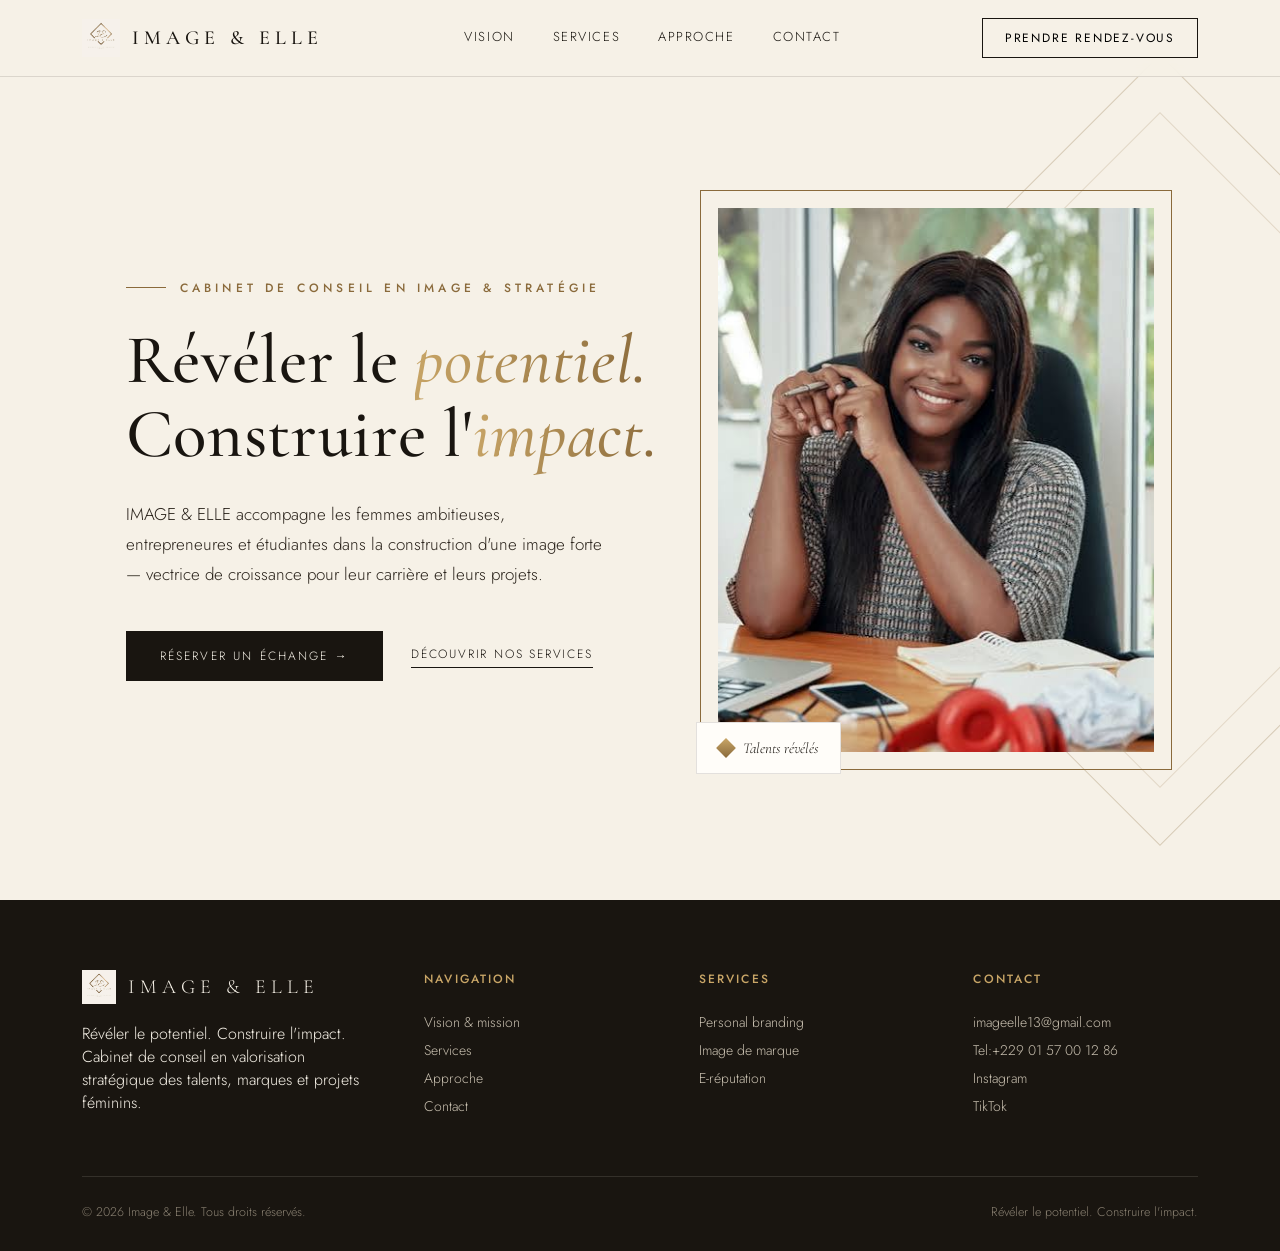
<file: index.html>
<!DOCTYPE html>
<html lang="fr">
<head>
<meta charset="UTF-8">
<meta name="viewport" content="width=device-width, initial-scale=1.0">
<title>IMAGE &amp; ELLE</title>
<link rel="preconnect" href="https://fonts.googleapis.com">
<link href="https://fonts.googleapis.com/css2?family=Cormorant+Garamond:ital,wght@0,300;0,400;0,500;0,600;1,400&family=Jost:wght@300;400;500;600&display=swap" rel="stylesheet">
<style>
  :root{
    --cream:#F6F1E7;
    --cream-2:#EFE8D9;
    --ink:#191510;
    --ink-soft:#2b241c;
    --gold-1:#C9A667;
    --gold-2:#8A6A3B;
    --gold-soft:#B99A63;
    --taupe:#8b7c66;
    --white:#FFFDF9;
    --line: rgba(25,21,16,0.12);
  }
  *{margin:0;padding:0;box-sizing:border-box;}
  html{scroll-behavior:smooth;}
  body{
    background:var(--cream);
    color:var(--ink);
    font-family:'Jost', sans-serif;
    font-weight:300;
    overflow-x:hidden;
  }
  h1,h2,h3,.serif{
    font-family:'Cormorant Garamond', serif;
    font-weight:500;
    letter-spacing:0.01em;
  }
  .eyebrow{
    font-family:'Jost',sans-serif;
    font-size:12px;
    letter-spacing:0.35em;
    text-transform:uppercase;
    color:var(--gold-2);
    font-weight:500;
  }
  a{color:inherit;text-decoration:none;}
  img{max-width:100%;display:block;}
  .wrap{max-width:1180px;margin:0 auto;padding:0 32px;}

  /* Diamond motif — the signature element echoing the IE monogram frame */
  .diamond{
    width:14px;height:14px;
    background:linear-gradient(135deg,var(--gold-1),var(--gold-2));
    transform:rotate(45deg);
    flex-shrink:0;
  }
  .diamond-outline{
    width:20px;height:20px;
    border:1.4px solid var(--gold-2);
    transform:rotate(45deg);
    flex-shrink:0;
  }

  /* NAV */
  header{
    position:fixed; top:0; left:0; right:0; z-index:100;
    background:rgba(246,241,231,0.85);
    backdrop-filter:blur(10px);
    border-bottom:1px solid var(--line);
  }
  nav{
    display:flex; align-items:center; justify-content:space-between;
    padding:18px 32px; max-width:1180px; margin:0 auto;
  }
  .brand{
    display:flex; align-items:center; gap:12px;
    font-family:'Cormorant Garamond',serif;
    font-size:20px; letter-spacing:0.25em; font-weight:500;
  }
  .brand img{height:38px;width:auto;}
  .nav-links{display:flex; gap:38px; font-size:13px; letter-spacing:0.12em; text-transform:uppercase;}
  .nav-links a{position:relative; padding-bottom:4px; transition:color .3s;}
  .nav-links a:hover{color:var(--gold-2);}
  .nav-cta{
    border:1px solid var(--ink); padding:10px 22px; font-size:12px;
    letter-spacing:0.15em; text-transform:uppercase; transition:all .35s;
  }
  .nav-cta:hover{background:var(--ink); color:var(--cream);}
  .menu-toggle{display:none; flex-direction:column; gap:5px; cursor:pointer; background:none; border:none;}
  .menu-toggle span{width:22px;height:1.5px;background:var(--ink);}

  /* HERO */
  .hero{
    min-height:100svh;
    display:flex; align-items:center; position:relative;
    padding:140px 0 80px;
    overflow:hidden;
  }
  .hero-diamond-bg{
    position:absolute; right:-160px; top:50%; transform:translateY(-50%) rotate(45deg);
    width:560px; height:560px;
    border:1.4px solid rgba(138,106,59,0.28);
    z-index:0;
  }
  .hero-diamond-bg::before{
    content:''; position:absolute; inset:40px;
    border:1.4px solid rgba(138,106,59,0.18);
  }
  .hero-inner{
    position:relative; z-index:2;
    display:grid; grid-template-columns:1.1fr 0.9fr; gap:60px; align-items:center;
  }
  .hero-eyebrow{display:flex; align-items:center; gap:14px; margin-bottom:26px;}
  .hero-eyebrow .rule{width:40px; height:1px; background:var(--gold-2);}
  .hero h1{
    font-size:clamp(40px, 5.4vw, 74px);
    line-height:1.08;
    font-weight:500;
    max-width:640px;
  }
  .hero h1 em{
    font-style:italic;
    background:linear-gradient(100deg,var(--gold-1),var(--gold-2));
    -webkit-background-clip:text; background-clip:text; color:transparent;
  }
  .hero p{
    margin-top:28px; font-size:17px; line-height:1.75; color:var(--ink-soft);
    max-width:480px; font-weight:300;
  }
  .hero-actions{display:flex; align-items:center; gap:28px; margin-top:42px;}
  .btn-primary{
    background:var(--ink); color:var(--cream);
    padding:16px 34px; font-size:12px; letter-spacing:0.18em; text-transform:uppercase;
    display:inline-flex; align-items:center; gap:10px;
    transition:all .4s ease;
  }
  .btn-primary:hover{background:var(--gold-2); color:var(--white); letter-spacing:0.24em;}
  .btn-ghost{
    font-size:12px; letter-spacing:0.15em; text-transform:uppercase;
    border-bottom:1px solid var(--ink); padding-bottom:4px; transition:.3s;
  }
  .btn-ghost:hover{border-color:var(--gold-2); color:var(--gold-2);}
  .hero-frame{
    position:relative;
  }
  .hero-frame .diamond-frame{
    position:absolute; inset:-18px;
    border:1.4px solid var(--gold-2);
    z-index:0;
  }
  .hero-frame img{
    position:relative; z-index:1;
    filter:grayscale(15%) contrast(1.02);
    aspect-ratio:4/5; object-fit:cover;
  }
  .hero-frame-tag{
    position:absolute; bottom:-22px; left:-22px; z-index:2;
    background:var(--white); padding:16px 22px;
    border:1px solid var(--line);
    font-family:'Cormorant Garamond',serif; font-size:15px; font-style:italic;
    display:flex; align-items:center; gap:10px;
  }

  section{padding:120px 0; position:relative;}
  .divider-row{display:flex; align-items:center; gap:16px; margin-bottom:22px;}
  .divider-line{flex:1; height:1px; background:var(--line);}

  /* ABOUT */
  .about{background:var(--cream-2);}
  .about-inner{display:grid; grid-template-columns:0.85fr 1.15fr; gap:80px; align-items:flex-start;}
  .about-img{position:relative;}
  .about-img img{aspect-ratio:3/4; object-fit:cover; filter:grayscale(10%);}
  .about-img::after{
    content:''; position:absolute; top:-24px; right:-24px;
    width:120px;height:120px; border:1.4px solid var(--gold-2);
    transform:rotate(45deg); z-index:-1;
  }
  .about-text h2{font-size:clamp(30px,3.4vw,42px); line-height:1.2; margin-bottom:28px;}
  .about-text p{font-size:16px; line-height:1.85; color:var(--ink-soft); margin-bottom:20px; max-width:560px;}
  .vm-grid{display:grid; grid-template-columns:1fr 1fr; gap:28px; margin-top:44px;}
  .vm-card{
    background:var(--white); padding:32px 30px; border:1px solid var(--line);
  }
  .vm-card .diamond{margin-bottom:16px;}
  .vm-card h3{font-size:22px; margin-bottom:12px; font-style:italic;}
  .vm-card p{font-size:14.5px; line-height:1.7; color:var(--ink-soft); font-weight:300;}

  /* SERVICES */
  .services-head{text-align:center; max-width:640px; margin:0 auto 70px;}
  .services-head h2{font-size:clamp(32px,3.6vw,46px); margin-top:18px;}
  .services-head p{margin-top:20px; color:var(--ink-soft); font-size:16px; line-height:1.8;}
  .services-grid{
    display:grid; grid-template-columns:repeat(4,1fr); gap:1px;
    background:var(--line); border:1px solid var(--line);
  }
  .service-card{
    background:var(--cream); padding:40px 30px; min-height:230px;
    display:flex; flex-direction:column; justify-content:space-between;
    transition:background .4s ease;
  }
  .service-card:hover{background:var(--white);}
  .service-card .diamond-outline{margin-bottom:20px;}
  .service-card h3{
    font-family:'Jost',sans-serif; font-weight:500; font-size:15.5px;
    letter-spacing:0.02em; line-height:1.4; text-transform:uppercase; margin-bottom:10px;
  }
  .service-card p{font-size:13.5px; color:var(--taupe); line-height:1.6;}

  /* APPROACH / dark */
  .approach{
    background:var(--ink); color:var(--cream);
  }
  .approach .wrap{
    display:grid; grid-template-columns:1fr 1fr; gap:80px; align-items:center;
  }
  .approach-img{position:relative;}
  .approach-img img{aspect-ratio:4/5; object-fit:cover; filter:grayscale(30%) brightness(0.95);}
  .approach-img .diamond-frame{
    position:absolute; inset:-18px; border:1.4px solid var(--gold-1); z-index:-1;
  }
  .approach-text .eyebrow{color:var(--gold-1);}
  .approach-text h2{
    font-size:clamp(30px,3.4vw,44px); line-height:1.2; margin:18px 0 30px; color:var(--cream);
  }
  .approach-text h2 em{
    font-style:italic; color:var(--gold-1);
  }
  .approach-list{margin-top:36px; display:flex; flex-direction:column; gap:22px;}
  .approach-item{display:flex; gap:18px; align-items:flex-start;}
  .approach-item .diamond{margin-top:6px;}
  .approach-item h4{font-family:'Jost'; font-weight:500; font-size:15px; letter-spacing:0.03em; margin-bottom:6px; text-transform:uppercase;}
  .approach-item p{font-size:14px; color:#c9c0b0; line-height:1.7; font-weight:300;}

  /* AUDIENCE */
  .audience{text-align:center;}
  .audience-head{max-width:600px; margin:0 auto 56px;}
  .audience-head h2{font-size:clamp(30px,3.4vw,44px); margin-top:18px;}
  .audience-tags{
    display:flex; flex-wrap:wrap; justify-content:center; gap:16px; max-width:820px; margin:0 auto;
  }
  .audience-tag{
    border:1px solid var(--line); padding:16px 30px;
    font-family:'Cormorant Garamond',serif; font-size:19px; font-style:italic;
    display:flex; align-items:center; gap:12px; background:var(--white);
  }

  /* CTA */
  .cta{
    background:linear-gradient(135deg, var(--gold-1), var(--gold-2));
    color:var(--white); text-align:center; padding:110px 0;
  }
  .cta .diamond-outline{border-color:rgba(255,255,255,0.6); margin:0 auto 30px;}
  .cta h2{font-size:clamp(32px,4.2vw,54px); color:var(--white); line-height:1.15; max-width:760px; margin:0 auto;}
  .cta p{margin-top:22px; font-size:16px; opacity:0.92; max-width:520px; margin-left:auto; margin-right:auto;}
  .cta-actions{margin-top:42px; display:flex; justify-content:center; gap:24px; flex-wrap:wrap;}
  .cta .btn-primary{background:var(--ink); color:var(--cream);}
  .cta .btn-primary:hover{background:var(--white); color:var(--ink);}
  .cta .btn-ghost{border-color:rgba(255,255,255,0.7); color:var(--white);}

  /* FOOTER */
  footer{background:var(--ink); color:var(--cream); padding:70px 0 30px;}
  .footer-top{
    display:grid; grid-template-columns:1.3fr 1fr 1fr 1fr; gap:50px;
    padding-bottom:56px; border-bottom:1px solid rgba(246,241,231,0.12);
  }
  .footer-brand{display:flex; align-items:center; gap:12px; font-family:'Cormorant Garamond',serif; font-size:20px; letter-spacing:0.25em; margin-bottom:18px;}
  .footer-brand img{height:34px;}
  .footer-col h4{font-size:12px; letter-spacing:0.18em; text-transform:uppercase; color:var(--gold-1); margin-bottom:20px; font-weight:500;}
  .footer-col p, .footer-col a{font-size:14px; color:#c9c0b0; line-height:2; font-weight:300; display:block;}
  .footer-col a:hover{color:var(--gold-1);}
  .footer-bottom{
    display:flex; justify-content:space-between; align-items:center; padding-top:26px;
    font-size:12.5px; color:#8a8172; flex-wrap:wrap; gap:12px;
  }

  /* RESPONSIVE */
  @media (max-width: 900px){
    .nav-links{
      display:flex;
      gap:18px;
      overflow-x:auto;
      font-size:11px;
    }
    .menu-toggle{display:none;}
    .hero-inner{grid-template-columns:1fr;}
    .hero-frame{order:-1; max-width:340px; margin:0 auto 20px;}
    .about-inner{grid-template-columns:1fr; gap:50px;}
    .vm-grid{grid-template-columns:1fr;}
    .services-grid{grid-template-columns:repeat(2,1fr);}
    .approach .wrap{grid-template-columns:1fr; gap:50px;}
    .approach-img{max-width:320px; margin:0 auto;}
    .footer-top{grid-template-columns:1fr 1fr; gap:36px;}
  }
  @media (max-width: 560px){
    .services-grid{grid-template-columns:1fr;}
    .hero-diamond-bg{display:none;}
    .footer-top{grid-template-columns:1fr;}
    .hero{padding-top:120px;}
    section{padding:80px 0;}
    .nav-links{ font-size:10.5px; gap:14px; }
    nav{ padding:14px 20px; }
  }

  @media (prefers-reduced-motion: reduce){
    html{scroll-behavior:auto;}
    *{transition:none !important;}
  }

  :focus-visible{outline:2px solid var(--gold-2); outline-offset:3px;}

.active-link{ color:var(--gold-2); border-bottom:1px solid var(--gold-2); padding-bottom:4px; }
.page-header{ padding:170px 0 60px; text-align:center; }
.page-header .eyebrow{ display:block; margin-bottom:16px; }
.page-header h1{ font-size:clamp(34px,4.4vw,54px); }
</style>
<link rel="icon" type="image/png" href="[data-uri]">
<link rel="stylesheet" href="booking.css">
</head>
<body>

<header>
  <nav>
    <a href="index.html" class="brand"><img src="[data-uri]" alt="Image & Elle"> IMAGE&nbsp;&amp;&nbsp;ELLE</a>
    <div class="nav-links">
      <a href="vision.html">Vision</a>
      <a href="services.html">Services</a>
      <a href="approche.html">Approche</a>
      <a href="contact.html">Contact</a>
    </div>
    <button type="button" class="nav-cta" onclick="openBookingModal()">Prendre rendez-vous</button>
  </nav>
</header>

<section class="hero">
  <div class="hero-diamond-bg"></div>
  <div class="wrap hero-inner">
    <div>
      <div class="hero-eyebrow"><span class="rule"></span><span class="eyebrow">Cabinet de conseil en image &amp; stratégie</span></div>
      <h1>Révéler le <em>potentiel.</em><br>Construire l'<em>impact.</em></h1>
      <p>IMAGE &amp; ELLE accompagne les femmes ambitieuses, entrepreneures et étudiantes dans la construction d'une image forte — vectrice de croissance pour leur carrière et leurs projets.</p>
      <div class="hero-actions">
        <a href="contact.html" class="btn-primary">Réserver un échange →</a>
        <a href="services.html" class="btn-ghost">Découvrir nos services</a>
      </div>
    </div>
    <div class="hero-frame">
      <div class="diamond-frame"></div>
      <img src="[data-uri]" alt="Entrepreneure accompagnée par Image & Elle">
      <div class="hero-frame-tag"><span class="diamond"></span> Talents révélés</div>
    </div>
  </div>
</section>

<footer>
  <div class="wrap">
    <div class="footer-top">
      <div>
        <div class="footer-brand"><img src="[data-uri]" alt="Image & Elle"> IMAGE&nbsp;&amp;&nbsp;ELLE</div>
        <p style="max-width:280px;">Révéler le potentiel. Construire l'impact.<br>Cabinet de conseil en valorisation stratégique des talents, marques et projets féminins.</p>
      </div>
      <div class="footer-col">
        <h4>Navigation</h4>
        <a href="vision.html">Vision &amp; mission</a>
        <a href="services.html">Services</a>
        <a href="approche.html">Approche</a>
        <a href="contact.html">Contact</a>
      </div>
      <div class="footer-col">
        <h4>Services</h4>
        <a href="services.html">Personal branding</a>
        <a href="services.html">Image de marque</a>
        <a href="services.html">E-réputation</a>
      </div>
      <div class="footer-col">
        <h4>Contact</h4>
        <!-- ATTENTION : recolle ici tes vrais liens (mail, tel, Instagram, TikTok) que tu avais déjà mis en place -->
        <a href="mailto:imageelle13@gmail.com">imageelle13@gmail.com</a>
        <a href="Tel:+229 01 57 00 12 86">Tel:+229 01 57 00 12 86</a>
        <a href="https://www.instagram.com/imageelle.agency" target="_blank" rel="noopener">Instagram</a>
        <a href="https://www.tiktok.com/@image_elle" target="_blank" rel="noopener">TikTok</a>
      </div>
    </div>
    <div class="footer-bottom">
      <span>© 2026 Image &amp; Elle. Tous droits réservés.</span>
      <span>Révéler le potentiel. Construire l'impact.</span>
    </div>
  </div>
</footer>

<script>
  // mobile nav toggle (placeholder for future multi-page expansion)
  const toggle = document.querySelector('.menu-toggle');
  if(toggle){
    toggle.addEventListener('click', ()=>{
      document.querySelector('.nav-links').classList.toggle('open');
    });
  }
</script>


<div class="booking-overlay" id="booking-modal-overlay" aria-hidden="true">
  <div class="booking-modal" role="dialog" aria-modal="true" aria-labelledby="booking-modal-title">
    <button type="button" class="booking-close" onclick="closeBookingModal()" aria-label="Fermer">&times;</button>
    <div class="booking-modal-head">
      <span class="diamond-outline" style="margin:0 auto 14px;"></span>
      <h3 id="booking-modal-title">Prendre rendez-vous</h3>
      <p>Remplissez ce formulaire, nous revenons vers vous rapidement.</p>
    </div>
    <form id="booking-form">
      <input type="hidden" name="access_key" value="989038ed-c244-47f4-abe5-995b53d123b6">
      <input type="hidden" name="subject" value="Nouvelle demande de rendez-vous - Image & Elle">
      <input type="hidden" name="from_name" value="Site Image & Elle">
      <div class="booking-row">
        <div class="booking-field">
          <label>Nom</label>
          <input type="text" name="nom" required>
        </div>
        <div class="booking-field">
          <label>Prénom</label>
          <input type="text" name="prenom" required>
        </div>
      </div>
      <div class="booking-field">
        <label>Votre e-mail</label>
        <input type="email" name="email" required>
      </div>
      <div class="booking-field">
        <label>Numéro de téléphone</label>
        <input type="tel" name="telephone" required>
      </div>
      <div class="booking-field">
        <label>Raison du rendez-vous</label>
        <textarea name="raison" rows="4" required></textarea>
      </div>
      <button type="submit" class="btn-primary booking-submit">Envoyer →</button>
      <p class="booking-status" id="booking-status"></p>
    </form>
  </div>
</div>

<script src="booking.js" defer></script>
</body>
</html>
</file>
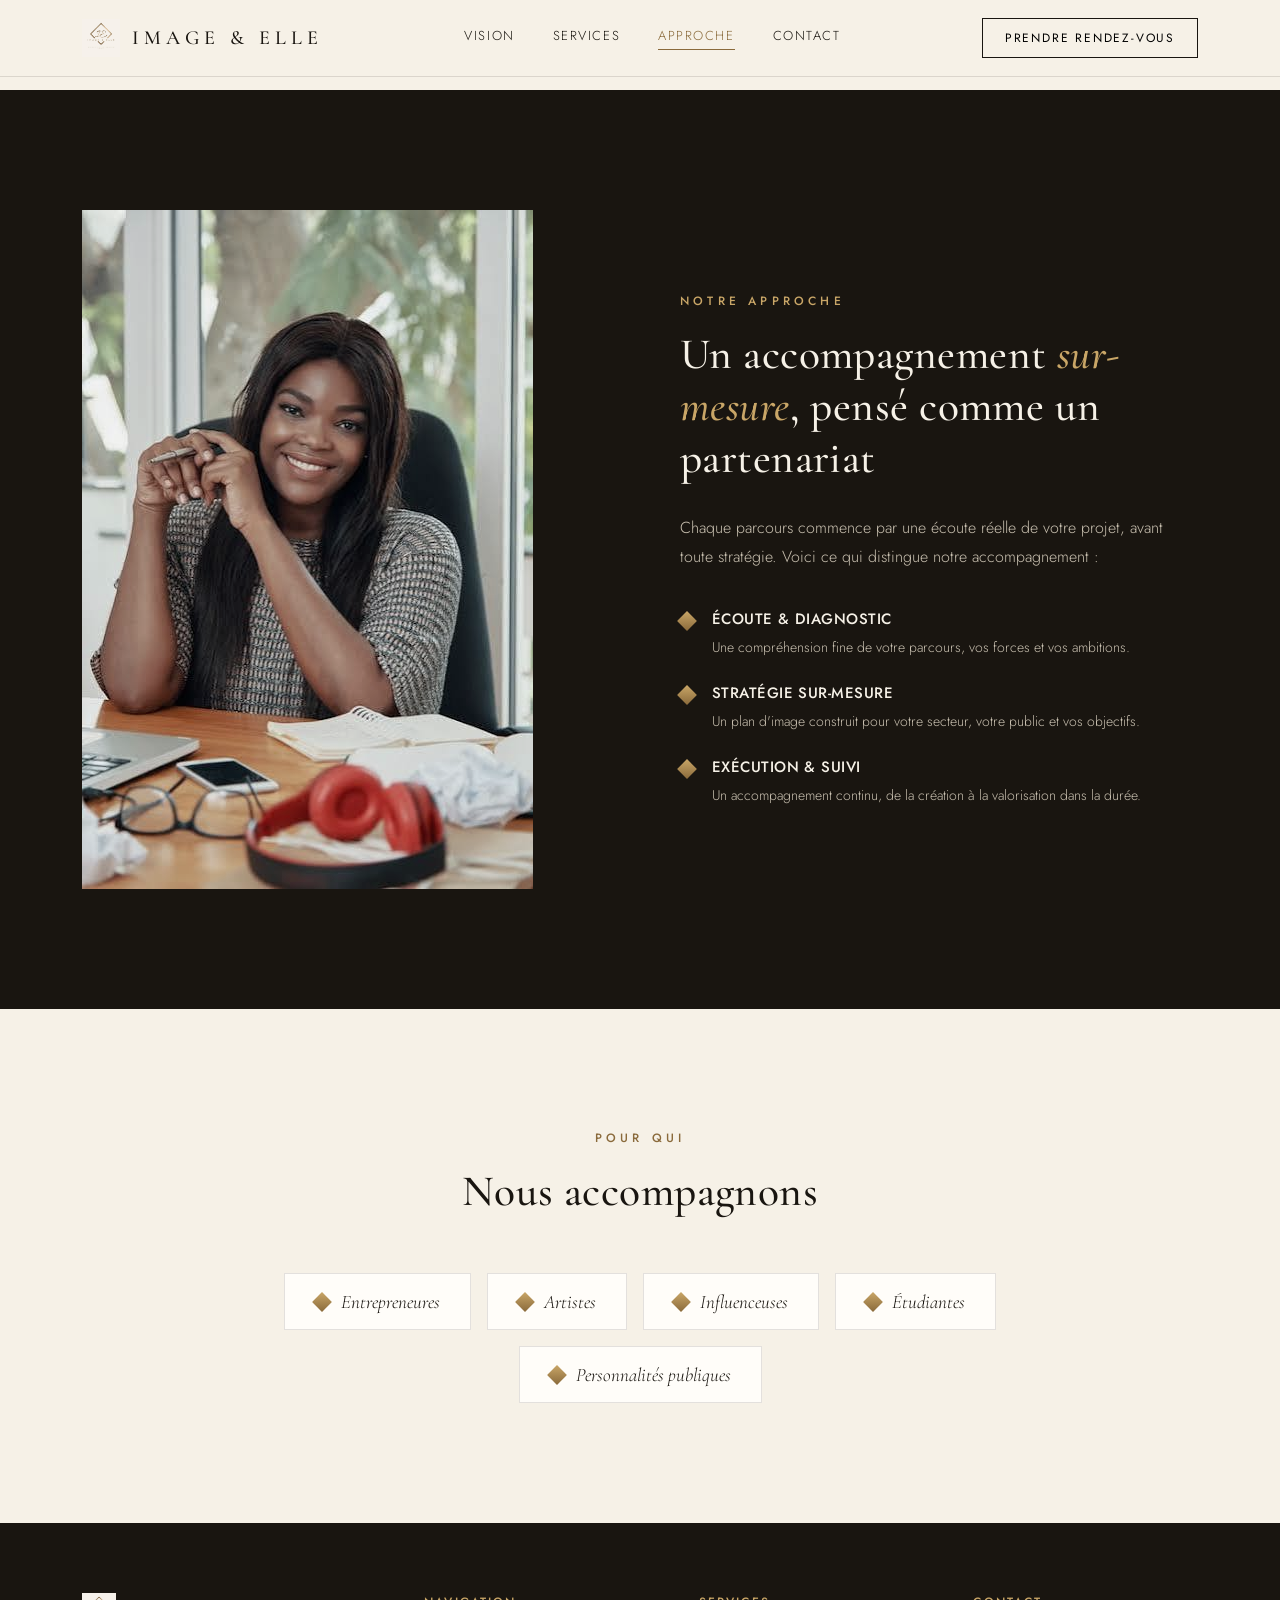
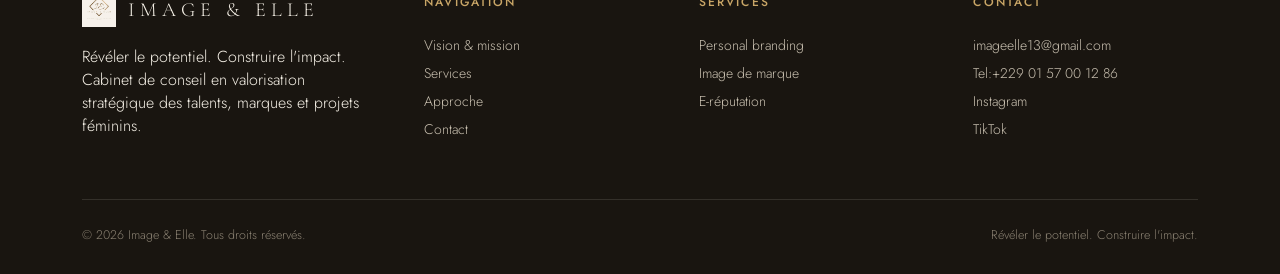
<file: approche.html>
<!DOCTYPE html>
<html lang="fr">
<head>
<meta charset="UTF-8">
<meta name="viewport" content="width=device-width, initial-scale=1.0">
<title>IMAGE &amp; ELLE</title>
<link rel="preconnect" href="https://fonts.googleapis.com">
<link href="https://fonts.googleapis.com/css2?family=Cormorant+Garamond:ital,wght@0,300;0,400;0,500;0,600;1,400&family=Jost:wght@300;400;500;600&display=swap" rel="stylesheet">
<style>
  :root{
    --cream:#F6F1E7;
    --cream-2:#EFE8D9;
    --ink:#191510;
    --ink-soft:#2b241c;
    --gold-1:#C9A667;
    --gold-2:#8A6A3B;
    --gold-soft:#B99A63;
    --taupe:#8b7c66;
    --white:#FFFDF9;
    --line: rgba(25,21,16,0.12);
  }
  *{margin:0;padding:0;box-sizing:border-box;}
  html{scroll-behavior:smooth;}
  body{
    background:var(--cream);
    color:var(--ink);
    font-family:'Jost', sans-serif;
    font-weight:300;
    overflow-x:hidden;
  }
  h1,h2,h3,.serif{
    font-family:'Cormorant Garamond', serif;
    font-weight:500;
    letter-spacing:0.01em;
  }
  .eyebrow{
    font-family:'Jost',sans-serif;
    font-size:12px;
    letter-spacing:0.35em;
    text-transform:uppercase;
    color:var(--gold-2);
    font-weight:500;
  }
  a{color:inherit;text-decoration:none;}
  img{max-width:100%;display:block;}
  .wrap{max-width:1180px;margin:0 auto;padding:0 32px;}

  /* Diamond motif — the signature element echoing the IE monogram frame */
  .diamond{
    width:14px;height:14px;
    background:linear-gradient(135deg,var(--gold-1),var(--gold-2));
    transform:rotate(45deg);
    flex-shrink:0;
  }
  .diamond-outline{
    width:20px;height:20px;
    border:1.4px solid var(--gold-2);
    transform:rotate(45deg);
    flex-shrink:0;
  }

  /* NAV */
  header{
    position:fixed; top:0; left:0; right:0; z-index:100;
    background:rgba(246,241,231,0.85);
    backdrop-filter:blur(10px);
    border-bottom:1px solid var(--line);
  }
  nav{
    display:flex; align-items:center; justify-content:space-between;
    padding:18px 32px; max-width:1180px; margin:0 auto;
  }
  .brand{
    display:flex; align-items:center; gap:12px;
    font-family:'Cormorant Garamond',serif;
    font-size:20px; letter-spacing:0.25em; font-weight:500;
  }
  .brand img{height:38px;width:auto;}
  .nav-links{display:flex; gap:38px; font-size:13px; letter-spacing:0.12em; text-transform:uppercase;}
  .nav-links a{position:relative; padding-bottom:4px; transition:color .3s;}
  .nav-links a:hover{color:var(--gold-2);}
  .nav-cta{
    border:1px solid var(--ink); padding:10px 22px; font-size:12px;
    letter-spacing:0.15em; text-transform:uppercase; transition:all .35s;
  }
  .nav-cta:hover{background:var(--ink); color:var(--cream);}
  .menu-toggle{display:none; flex-direction:column; gap:5px; cursor:pointer; background:none; border:none;}
  .menu-toggle span{width:22px;height:1.5px;background:var(--ink);}

  /* HERO */
  .hero{
    min-height:100svh;
    display:flex; align-items:center; position:relative;
    padding:140px 0 80px;
    overflow:hidden;
  }
  .hero-diamond-bg{
    position:absolute; right:-160px; top:50%; transform:translateY(-50%) rotate(45deg);
    width:560px; height:560px;
    border:1.4px solid rgba(138,106,59,0.28);
    z-index:0;
  }
  .hero-diamond-bg::before{
    content:''; position:absolute; inset:40px;
    border:1.4px solid rgba(138,106,59,0.18);
  }
  .hero-inner{
    position:relative; z-index:2;
    display:grid; grid-template-columns:1.1fr 0.9fr; gap:60px; align-items:center;
  }
  .hero-eyebrow{display:flex; align-items:center; gap:14px; margin-bottom:26px;}
  .hero-eyebrow .rule{width:40px; height:1px; background:var(--gold-2);}
  .hero h1{
    font-size:clamp(40px, 5.4vw, 74px);
    line-height:1.08;
    font-weight:500;
    max-width:640px;
  }
  .hero h1 em{
    font-style:italic;
    background:linear-gradient(100deg,var(--gold-1),var(--gold-2));
    -webkit-background-clip:text; background-clip:text; color:transparent;
  }
  .hero p{
    margin-top:28px; font-size:17px; line-height:1.75; color:var(--ink-soft);
    max-width:480px; font-weight:300;
  }
  .hero-actions{display:flex; align-items:center; gap:28px; margin-top:42px;}
  .btn-primary{
    background:var(--ink); color:var(--cream);
    padding:16px 34px; font-size:12px; letter-spacing:0.18em; text-transform:uppercase;
    display:inline-flex; align-items:center; gap:10px;
    transition:all .4s ease;
  }
  .btn-primary:hover{background:var(--gold-2); color:var(--white); letter-spacing:0.24em;}
  .btn-ghost{
    font-size:12px; letter-spacing:0.15em; text-transform:uppercase;
    border-bottom:1px solid var(--ink); padding-bottom:4px; transition:.3s;
  }
  .btn-ghost:hover{border-color:var(--gold-2); color:var(--gold-2);}
  .hero-frame{
    position:relative;
  }
  .hero-frame .diamond-frame{
    position:absolute; inset:-18px;
    border:1.4px solid var(--gold-2);
    z-index:0;
  }
  .hero-frame img{
    position:relative; z-index:1;
    filter:grayscale(15%) contrast(1.02);
    aspect-ratio:4/5; object-fit:cover;
  }
  .hero-frame-tag{
    position:absolute; bottom:-22px; left:-22px; z-index:2;
    background:var(--white); padding:16px 22px;
    border:1px solid var(--line);
    font-family:'Cormorant Garamond',serif; font-size:15px; font-style:italic;
    display:flex; align-items:center; gap:10px;
  }

  section{padding:120px 0; position:relative;}
  .divider-row{display:flex; align-items:center; gap:16px; margin-bottom:22px;}
  .divider-line{flex:1; height:1px; background:var(--line);}

  /* ABOUT */
  .about{background:var(--cream-2);}
  .about-inner{display:grid; grid-template-columns:0.85fr 1.15fr; gap:80px; align-items:flex-start;}
  .about-img{position:relative;}
  .about-img img{aspect-ratio:3/4; object-fit:cover; filter:grayscale(10%);}
  .about-img::after{
    content:''; position:absolute; top:-24px; right:-24px;
    width:120px;height:120px; border:1.4px solid var(--gold-2);
    transform:rotate(45deg); z-index:-1;
  }
  .about-text h2{font-size:clamp(30px,3.4vw,42px); line-height:1.2; margin-bottom:28px;}
  .about-text p{font-size:16px; line-height:1.85; color:var(--ink-soft); margin-bottom:20px; max-width:560px;}
  .vm-grid{display:grid; grid-template-columns:1fr 1fr; gap:28px; margin-top:44px;}
  .vm-card{
    background:var(--white); padding:32px 30px; border:1px solid var(--line);
  }
  .vm-card .diamond{margin-bottom:16px;}
  .vm-card h3{font-size:22px; margin-bottom:12px; font-style:italic;}
  .vm-card p{font-size:14.5px; line-height:1.7; color:var(--ink-soft); font-weight:300;}

  /* SERVICES */
  .services-head{text-align:center; max-width:640px; margin:0 auto 70px;}
  .services-head h2{font-size:clamp(32px,3.6vw,46px); margin-top:18px;}
  .services-head p{margin-top:20px; color:var(--ink-soft); font-size:16px; line-height:1.8;}
  .services-grid{
    display:grid; grid-template-columns:repeat(4,1fr); gap:1px;
    background:var(--line); border:1px solid var(--line);
  }
  .service-card{
    background:var(--cream); padding:40px 30px; min-height:230px;
    display:flex; flex-direction:column; justify-content:space-between;
    transition:background .4s ease;
  }
  .service-card:hover{background:var(--white);}
  .service-card .diamond-outline{margin-bottom:20px;}
  .service-card h3{
    font-family:'Jost',sans-serif; font-weight:500; font-size:15.5px;
    letter-spacing:0.02em; line-height:1.4; text-transform:uppercase; margin-bottom:10px;
  }
  .service-card p{font-size:13.5px; color:var(--taupe); line-height:1.6;}

  /* APPROACH / dark */
  .approach{
    background:var(--ink); color:var(--cream);
  }
  .approach .wrap{
    display:grid; grid-template-columns:1fr 1fr; gap:80px; align-items:center;
  }
  .approach-img{position:relative;}
  .approach-img img{aspect-ratio:4/5; object-fit:cover; filter:grayscale(30%) brightness(0.95);}
  .approach-img .diamond-frame{
    position:absolute; inset:-18px; border:1.4px solid var(--gold-1); z-index:-1;
  }
  .approach-text .eyebrow{color:var(--gold-1);}
  .approach-text h2{
    font-size:clamp(30px,3.4vw,44px); line-height:1.2; margin:18px 0 30px; color:var(--cream);
  }
  .approach-text h2 em{
    font-style:italic; color:var(--gold-1);
  }
  .approach-list{margin-top:36px; display:flex; flex-direction:column; gap:22px;}
  .approach-item{display:flex; gap:18px; align-items:flex-start;}
  .approach-item .diamond{margin-top:6px;}
  .approach-item h4{font-family:'Jost'; font-weight:500; font-size:15px; letter-spacing:0.03em; margin-bottom:6px; text-transform:uppercase;}
  .approach-item p{font-size:14px; color:#c9c0b0; line-height:1.7; font-weight:300;}

  /* AUDIENCE */
  .audience{text-align:center;}
  .audience-head{max-width:600px; margin:0 auto 56px;}
  .audience-head h2{font-size:clamp(30px,3.4vw,44px); margin-top:18px;}
  .audience-tags{
    display:flex; flex-wrap:wrap; justify-content:center; gap:16px; max-width:820px; margin:0 auto;
  }
  .audience-tag{
    border:1px solid var(--line); padding:16px 30px;
    font-family:'Cormorant Garamond',serif; font-size:19px; font-style:italic;
    display:flex; align-items:center; gap:12px; background:var(--white);
  }

  /* CTA */
  .cta{
    background:linear-gradient(135deg, var(--gold-1), var(--gold-2));
    color:var(--white); text-align:center; padding:110px 0;
  }
  .cta .diamond-outline{border-color:rgba(255,255,255,0.6); margin:0 auto 30px;}
  .cta h2{font-size:clamp(32px,4.2vw,54px); color:var(--white); line-height:1.15; max-width:760px; margin:0 auto;}
  .cta p{margin-top:22px; font-size:16px; opacity:0.92; max-width:520px; margin-left:auto; margin-right:auto;}
  .cta-actions{margin-top:42px; display:flex; justify-content:center; gap:24px; flex-wrap:wrap;}
  .cta .btn-primary{background:var(--ink); color:var(--cream);}
  .cta .btn-primary:hover{background:var(--white); color:var(--ink);}
  .cta .btn-ghost{border-color:rgba(255,255,255,0.7); color:var(--white);}

  /* FOOTER */
  footer{background:var(--ink); color:var(--cream); padding:70px 0 30px;}
  .footer-top{
    display:grid; grid-template-columns:1.3fr 1fr 1fr 1fr; gap:50px;
    padding-bottom:56px; border-bottom:1px solid rgba(246,241,231,0.12);
  }
  .footer-brand{display:flex; align-items:center; gap:12px; font-family:'Cormorant Garamond',serif; font-size:20px; letter-spacing:0.25em; margin-bottom:18px;}
  .footer-brand img{height:34px;}
  .footer-col h4{font-size:12px; letter-spacing:0.18em; text-transform:uppercase; color:var(--gold-1); margin-bottom:20px; font-weight:500;}
  .footer-col p, .footer-col a{font-size:14px; color:#c9c0b0; line-height:2; font-weight:300; display:block;}
  .footer-col a:hover{color:var(--gold-1);}
  .footer-bottom{
    display:flex; justify-content:space-between; align-items:center; padding-top:26px;
    font-size:12.5px; color:#8a8172; flex-wrap:wrap; gap:12px;
  }

  /* RESPONSIVE */
  @media (max-width: 900px){
    .nav-links{
      display:flex;
      gap:18px;
      overflow-x:auto;
      font-size:11px;
    }
    .menu-toggle{display:none;}
    .hero-inner{grid-template-columns:1fr;}
    .hero-frame{order:-1; max-width:340px; margin:0 auto 20px;}
    .about-inner{grid-template-columns:1fr; gap:50px;}
    .vm-grid{grid-template-columns:1fr;}
    .services-grid{grid-template-columns:repeat(2,1fr);}
    .approach .wrap{grid-template-columns:1fr; gap:50px;}
    .approach-img{max-width:320px; margin:0 auto;}
    .footer-top{grid-template-columns:1fr 1fr; gap:36px;}
  }
  @media (max-width: 560px){
    .services-grid{grid-template-columns:1fr;}
    .hero-diamond-bg{display:none;}
    .footer-top{grid-template-columns:1fr;}
    .hero{padding-top:120px;}
    section{padding:80px 0;}
    .nav-links{ font-size:10.5px; gap:14px; }
    nav{ padding:14px 20px; }
  }

  @media (prefers-reduced-motion: reduce){
    html{scroll-behavior:auto;}
    *{transition:none !important;}
  }

  :focus-visible{outline:2px solid var(--gold-2); outline-offset:3px;}

.active-link{ color:var(--gold-2); border-bottom:1px solid var(--gold-2); padding-bottom:4px; }
.page-header{ padding:170px 0 60px; text-align:center; }
.page-header .eyebrow{ display:block; margin-bottom:16px; }
.page-header h1{ font-size:clamp(34px,4.4vw,54px); }
</style>
<link rel="icon" type="image/png" href="[data-uri]">
<link rel="stylesheet" href="booking.css">
</head>
<body>

<header>
  <nav>
    <a href="index.html" class="brand"><img src="[data-uri]" alt="Image & Elle"> IMAGE&nbsp;&amp;&nbsp;ELLE</a>
    <div class="nav-links">
      <a href="vision.html">Vision</a>
      <a href="services.html">Services</a>
      <a href="approche.html" class="active-link">Approche</a>
      <a href="contact.html">Contact</a>
    </div>
    <button type="button" class="nav-cta" onclick="openBookingModal()">Prendre rendez-vous</button>
  </nav>
</header>

<div style="height:90px;"></div>
<section class="approach" id="approche">
  <div class="wrap">
    <div class="approach-img">
      <div class="diamond-frame"></div>
      <img src="[data-uri]" alt="Accompagnement stratégique Image & Elle">
    </div>
    <div class="approach-text">
      <div class="eyebrow">Notre approche</div>
      <h2>Un accompagnement <em>sur-mesure</em>, pensé comme un partenariat</h2>
      <p style="color:#c9c0b0; font-size:16px; line-height:1.8; font-weight:300;">Chaque parcours commence par une écoute réelle de votre projet, avant toute stratégie. Voici ce qui distingue notre accompagnement :</p>
      <div class="approach-list">
        <div class="approach-item"><span class="diamond"></span><div><h4>Écoute &amp; diagnostic</h4><p>Une compréhension fine de votre parcours, vos forces et vos ambitions.</p></div></div>
        <div class="approach-item"><span class="diamond"></span><div><h4>Stratégie sur-mesure</h4><p>Un plan d'image construit pour votre secteur, votre public et vos objectifs.</p></div></div>
        <div class="approach-item"><span class="diamond"></span><div><h4>Exécution &amp; suivi</h4><p>Un accompagnement continu, de la création à la valorisation dans la durée.</p></div></div>
      </div>
    </div>
  </div>
</section>
<section class="audience">
  <div class="wrap">
    <div class="audience-head">
      <div class="eyebrow">Pour qui</div>
      <h2>Nous accompagnons</h2>
    </div>
    <div class="audience-tags">
      <div class="audience-tag"><span class="diamond"></span>Entrepreneures</div>
      <div class="audience-tag"><span class="diamond"></span>Artistes</div>
      <div class="audience-tag"><span class="diamond"></span>Influenceuses</div>
      <div class="audience-tag"><span class="diamond"></span>Étudiantes</div>
      <div class="audience-tag"><span class="diamond"></span>Personnalités publiques</div>
    </div>
  </div>
</section>

<footer>
  <div class="wrap">
    <div class="footer-top">
      <div>
        <div class="footer-brand"><img src="[data-uri]" alt="Image & Elle"> IMAGE&nbsp;&amp;&nbsp;ELLE</div>
        <p style="max-width:280px;">Révéler le potentiel. Construire l'impact.<br>Cabinet de conseil en valorisation stratégique des talents, marques et projets féminins.</p>
      </div>
      <div class="footer-col">
        <h4>Navigation</h4>
        <a href="vision.html">Vision &amp; mission</a>
        <a href="services.html">Services</a>
        <a href="approche.html">Approche</a>
        <a href="contact.html">Contact</a>
      </div>
      <div class="footer-col">
        <h4>Services</h4>
        <a href="services.html">Personal branding</a>
        <a href="services.html">Image de marque</a>
        <a href="services.html">E-réputation</a>
      </div>
      <div class="footer-col">
        <h4>Contact</h4>
        <!-- ATTENTION : recolle ici tes vrais liens (mail, tel, Instagram, TikTok) que tu avais déjà mis en place -->
        <a href="mailto:imageelle13@gmail.com">imageelle13@gmail.com</a>
        <a href="Tel:+229 01 57 00 12 86">Tel:+229 01 57 00 12 86</a>
        <a href="https://www.instagram.com/imageelle.agency" target="_blank" rel="noopener">Instagram</a>
        <a href="https://www.tiktok.com/@image_elle" target="_blank" rel="noopener">TikTok</a>
      </div>
    </div>
    <div class="footer-bottom">
      <span>© 2026 Image &amp; Elle. Tous droits réservés.</span>
      <span>Révéler le potentiel. Construire l'impact.</span>
    </div>
  </div>
</footer>

<script>
  // mobile nav toggle (placeholder for future multi-page expansion)
  const toggle = document.querySelector('.menu-toggle');
  if(toggle){
    toggle.addEventListener('click', ()=>{
      document.querySelector('.nav-links').classList.toggle('open');
    });
  }
</script>


<div class="booking-overlay" id="booking-modal-overlay" aria-hidden="true">
  <div class="booking-modal" role="dialog" aria-modal="true" aria-labelledby="booking-modal-title">
    <button type="button" class="booking-close" onclick="closeBookingModal()" aria-label="Fermer">&times;</button>
    <div class="booking-modal-head">
      <span class="diamond-outline" style="margin:0 auto 14px;"></span>
      <h3 id="booking-modal-title">Prendre rendez-vous</h3>
      <p>Remplissez ce formulaire, nous revenons vers vous rapidement.</p>
    </div>
    <form id="booking-form">
      <input type="hidden" name="access_key" value="989038ed-c244-47f4-abe5-995b53d123b6">
      <input type="hidden" name="subject" value="Nouvelle demande de rendez-vous - Image & Elle">
      <input type="hidden" name="from_name" value="Site Image & Elle">
      <div class="booking-row">
        <div class="booking-field">
          <label>Nom</label>
          <input type="text" name="nom" required>
        </div>
        <div class="booking-field">
          <label>Prénom</label>
          <input type="text" name="prenom" required>
        </div>
      </div>
      <div class="booking-field">
        <label>Votre e-mail</label>
        <input type="email" name="email" required>
      </div>
      <div class="booking-field">
        <label>Numéro de téléphone</label>
        <input type="tel" name="telephone" required>
      </div>
      <div class="booking-field">
        <label>Raison du rendez-vous</label>
        <textarea name="raison" rows="4" required></textarea>
      </div>
      <button type="submit" class="btn-primary booking-submit">Envoyer →</button>
      <p class="booking-status" id="booking-status"></p>
    </form>
  </div>
</div>

<script src="booking.js" defer></script>
</body>
</html>
</file>
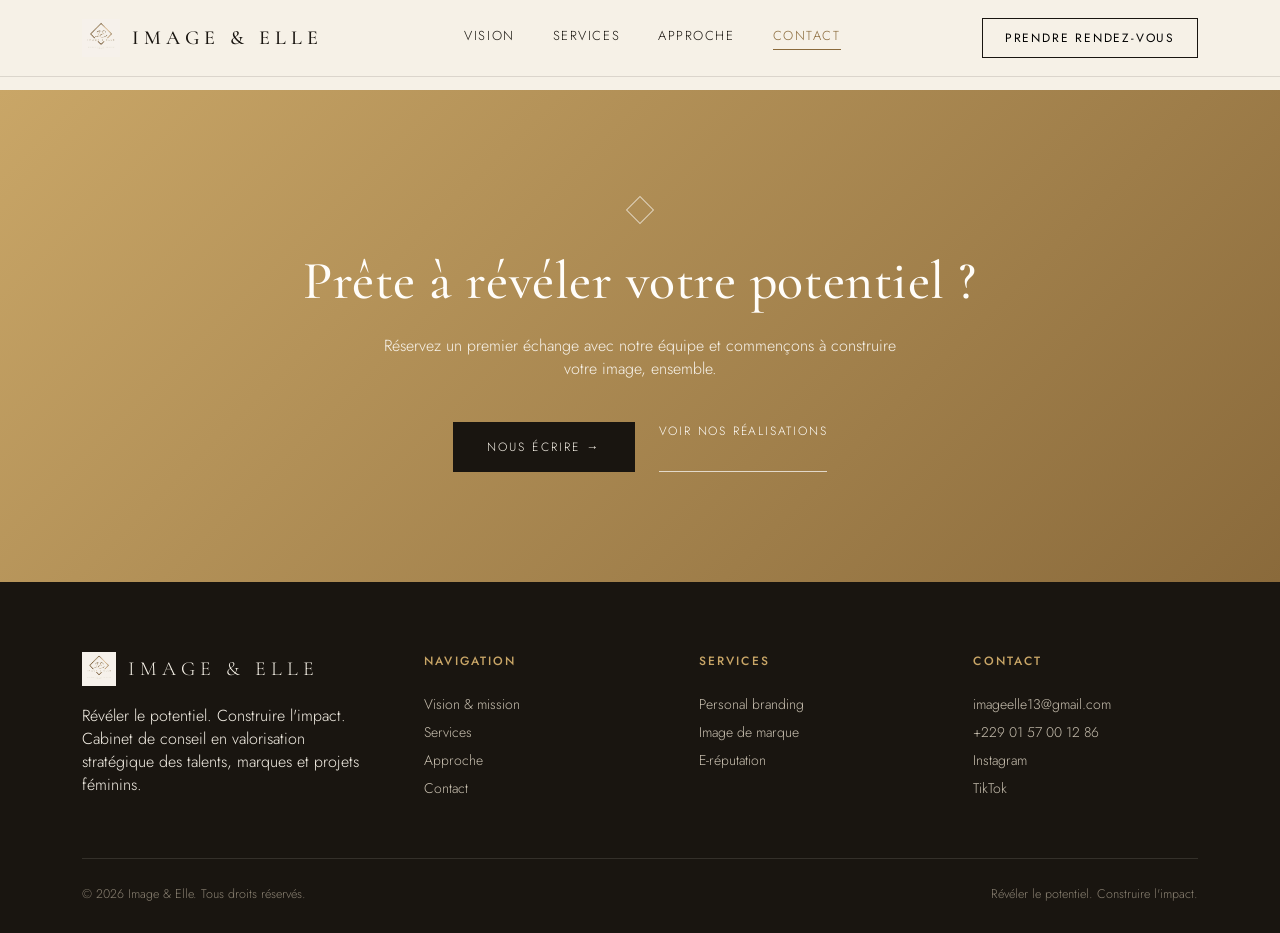
<file: contact.html>
<!DOCTYPE html>
<html lang="fr">
<head>
<meta charset="UTF-8">
<meta name="viewport" content="width=device-width, initial-scale=1.0">
<title>IMAGE &amp; ELLE</title>
<link rel="preconnect" href="https://fonts.googleapis.com">
<link href="https://fonts.googleapis.com/css2?family=Cormorant+Garamond:ital,wght@0,300;0,400;0,500;0,600;1,400&family=Jost:wght@300;400;500;600&display=swap" rel="stylesheet">
<style>
  :root{
    --cream:#F6F1E7;
    --cream-2:#EFE8D9;
    --ink:#191510;
    --ink-soft:#2b241c;
    --gold-1:#C9A667;
    --gold-2:#8A6A3B;
    --gold-soft:#B99A63;
    --taupe:#8b7c66;
    --white:#FFFDF9;
    --line: rgba(25,21,16,0.12);
  }
  *{margin:0;padding:0;box-sizing:border-box;}
  html{scroll-behavior:smooth;}
  body{
    background:var(--cream);
    color:var(--ink);
    font-family:'Jost', sans-serif;
    font-weight:300;
    overflow-x:hidden;
  }
  h1,h2,h3,.serif{
    font-family:'Cormorant Garamond', serif;
    font-weight:500;
    letter-spacing:0.01em;
  }
  .eyebrow{
    font-family:'Jost',sans-serif;
    font-size:12px;
    letter-spacing:0.35em;
    text-transform:uppercase;
    color:var(--gold-2);
    font-weight:500;
  }
  a{color:inherit;text-decoration:none;}
  img{max-width:100%;display:block;}
  .wrap{max-width:1180px;margin:0 auto;padding:0 32px;}

  /* Diamond motif — the signature element echoing the IE monogram frame */
  .diamond{
    width:14px;height:14px;
    background:linear-gradient(135deg,var(--gold-1),var(--gold-2));
    transform:rotate(45deg);
    flex-shrink:0;
  }
  .diamond-outline{
    width:20px;height:20px;
    border:1.4px solid var(--gold-2);
    transform:rotate(45deg);
    flex-shrink:0;
  }

  /* NAV */
  header{
    position:fixed; top:0; left:0; right:0; z-index:100;
    background:rgba(246,241,231,0.85);
    backdrop-filter:blur(10px);
    border-bottom:1px solid var(--line);
  }
  nav{
    display:flex; align-items:center; justify-content:space-between;
    padding:18px 32px; max-width:1180px; margin:0 auto;
  }
  .brand{
    display:flex; align-items:center; gap:12px;
    font-family:'Cormorant Garamond',serif;
    font-size:20px; letter-spacing:0.25em; font-weight:500;
  }
  .brand img{height:38px;width:auto;}
  .nav-links{display:flex; gap:38px; font-size:13px; letter-spacing:0.12em; text-transform:uppercase;}
  .nav-links a{position:relative; padding-bottom:4px; transition:color .3s;}
  .nav-links a:hover{color:var(--gold-2);}
  .nav-cta{
    border:1px solid var(--ink); padding:10px 22px; font-size:12px;
    letter-spacing:0.15em; text-transform:uppercase; transition:all .35s;
  }
  .nav-cta:hover{background:var(--ink); color:var(--cream);}
  .menu-toggle{display:none; flex-direction:column; gap:5px; cursor:pointer; background:none; border:none;}
  .menu-toggle span{width:22px;height:1.5px;background:var(--ink);}

  /* HERO */
  .hero{
    min-height:100svh;
    display:flex; align-items:center; position:relative;
    padding:140px 0 80px;
    overflow:hidden;
  }
  .hero-diamond-bg{
    position:absolute; right:-160px; top:50%; transform:translateY(-50%) rotate(45deg);
    width:560px; height:560px;
    border:1.4px solid rgba(138,106,59,0.28);
    z-index:0;
  }
  .hero-diamond-bg::before{
    content:''; position:absolute; inset:40px;
    border:1.4px solid rgba(138,106,59,0.18);
  }
  .hero-inner{
    position:relative; z-index:2;
    display:grid; grid-template-columns:1.1fr 0.9fr; gap:60px; align-items:center;
  }
  .hero-eyebrow{display:flex; align-items:center; gap:14px; margin-bottom:26px;}
  .hero-eyebrow .rule{width:40px; height:1px; background:var(--gold-2);}
  .hero h1{
    font-size:clamp(40px, 5.4vw, 74px);
    line-height:1.08;
    font-weight:500;
    max-width:640px;
  }
  .hero h1 em{
    font-style:italic;
    background:linear-gradient(100deg,var(--gold-1),var(--gold-2));
    -webkit-background-clip:text; background-clip:text; color:transparent;
  }
  .hero p{
    margin-top:28px; font-size:17px; line-height:1.75; color:var(--ink-soft);
    max-width:480px; font-weight:300;
  }
  .hero-actions{display:flex; align-items:center; gap:28px; margin-top:42px;}
  .btn-primary{
    background:var(--ink); color:var(--cream);
    padding:16px 34px; font-size:12px; letter-spacing:0.18em; text-transform:uppercase;
    display:inline-flex; align-items:center; gap:10px;
    transition:all .4s ease;
  }
  .btn-primary:hover{background:var(--gold-2); color:var(--white); letter-spacing:0.24em;}
  .btn-ghost{
    font-size:12px; letter-spacing:0.15em; text-transform:uppercase;
    border-bottom:1px solid var(--ink); padding-bottom:4px; transition:.3s;
  }
  .btn-ghost:hover{border-color:var(--gold-2); color:var(--gold-2);}
  .hero-frame{
    position:relative;
  }
  .hero-frame .diamond-frame{
    position:absolute; inset:-18px;
    border:1.4px solid var(--gold-2);
    z-index:0;
  }
  .hero-frame img{
    position:relative; z-index:1;
    filter:grayscale(15%) contrast(1.02);
    aspect-ratio:4/5; object-fit:cover;
  }
  .hero-frame-tag{
    position:absolute; bottom:-22px; left:-22px; z-index:2;
    background:var(--white); padding:16px 22px;
    border:1px solid var(--line);
    font-family:'Cormorant Garamond',serif; font-size:15px; font-style:italic;
    display:flex; align-items:center; gap:10px;
  }

  section{padding:120px 0; position:relative;}
  .divider-row{display:flex; align-items:center; gap:16px; margin-bottom:22px;}
  .divider-line{flex:1; height:1px; background:var(--line);}

  /* ABOUT */
  .about{background:var(--cream-2);}
  .about-inner{display:grid; grid-template-columns:0.85fr 1.15fr; gap:80px; align-items:flex-start;}
  .about-img{position:relative;}
  .about-img img{aspect-ratio:3/4; object-fit:cover; filter:grayscale(10%);}
  .about-img::after{
    content:''; position:absolute; top:-24px; right:-24px;
    width:120px;height:120px; border:1.4px solid var(--gold-2);
    transform:rotate(45deg); z-index:-1;
  }
  .about-text h2{font-size:clamp(30px,3.4vw,42px); line-height:1.2; margin-bottom:28px;}
  .about-text p{font-size:16px; line-height:1.85; color:var(--ink-soft); margin-bottom:20px; max-width:560px;}
  .vm-grid{display:grid; grid-template-columns:1fr 1fr; gap:28px; margin-top:44px;}
  .vm-card{
    background:var(--white); padding:32px 30px; border:1px solid var(--line);
  }
  .vm-card .diamond{margin-bottom:16px;}
  .vm-card h3{font-size:22px; margin-bottom:12px; font-style:italic;}
  .vm-card p{font-size:14.5px; line-height:1.7; color:var(--ink-soft); font-weight:300;}

  /* SERVICES */
  .services-head{text-align:center; max-width:640px; margin:0 auto 70px;}
  .services-head h2{font-size:clamp(32px,3.6vw,46px); margin-top:18px;}
  .services-head p{margin-top:20px; color:var(--ink-soft); font-size:16px; line-height:1.8;}
  .services-grid{
    display:grid; grid-template-columns:repeat(4,1fr); gap:1px;
    background:var(--line); border:1px solid var(--line);
  }
  .service-card{
    background:var(--cream); padding:40px 30px; min-height:230px;
    display:flex; flex-direction:column; justify-content:space-between;
    transition:background .4s ease;
  }
  .service-card:hover{background:var(--white);}
  .service-card .diamond-outline{margin-bottom:20px;}
  .service-card h3{
    font-family:'Jost',sans-serif; font-weight:500; font-size:15.5px;
    letter-spacing:0.02em; line-height:1.4; text-transform:uppercase; margin-bottom:10px;
  }
  .service-card p{font-size:13.5px; color:var(--taupe); line-height:1.6;}

  /* APPROACH / dark */
  .approach{
    background:var(--ink); color:var(--cream);
  }
  .approach .wrap{
    display:grid; grid-template-columns:1fr 1fr; gap:80px; align-items:center;
  }
  .approach-img{position:relative;}
  .approach-img img{aspect-ratio:4/5; object-fit:cover; filter:grayscale(30%) brightness(0.95);}
  .approach-img .diamond-frame{
    position:absolute; inset:-18px; border:1.4px solid var(--gold-1); z-index:-1;
  }
  .approach-text .eyebrow{color:var(--gold-1);}
  .approach-text h2{
    font-size:clamp(30px,3.4vw,44px); line-height:1.2; margin:18px 0 30px; color:var(--cream);
  }
  .approach-text h2 em{
    font-style:italic; color:var(--gold-1);
  }
  .approach-list{margin-top:36px; display:flex; flex-direction:column; gap:22px;}
  .approach-item{display:flex; gap:18px; align-items:flex-start;}
  .approach-item .diamond{margin-top:6px;}
  .approach-item h4{font-family:'Jost'; font-weight:500; font-size:15px; letter-spacing:0.03em; margin-bottom:6px; text-transform:uppercase;}
  .approach-item p{font-size:14px; color:#c9c0b0; line-height:1.7; font-weight:300;}

  /* AUDIENCE */
  .audience{text-align:center;}
  .audience-head{max-width:600px; margin:0 auto 56px;}
  .audience-head h2{font-size:clamp(30px,3.4vw,44px); margin-top:18px;}
  .audience-tags{
    display:flex; flex-wrap:wrap; justify-content:center; gap:16px; max-width:820px; margin:0 auto;
  }
  .audience-tag{
    border:1px solid var(--line); padding:16px 30px;
    font-family:'Cormorant Garamond',serif; font-size:19px; font-style:italic;
    display:flex; align-items:center; gap:12px; background:var(--white);
  }

  /* CTA */
  .cta{
    background:linear-gradient(135deg, var(--gold-1), var(--gold-2));
    color:var(--white); text-align:center; padding:110px 0;
  }
  .cta .diamond-outline{border-color:rgba(255,255,255,0.6); margin:0 auto 30px;}
  .cta h2{font-size:clamp(32px,4.2vw,54px); color:var(--white); line-height:1.15; max-width:760px; margin:0 auto;}
  .cta p{margin-top:22px; font-size:16px; opacity:0.92; max-width:520px; margin-left:auto; margin-right:auto;}
  .cta-actions{margin-top:42px; display:flex; justify-content:center; gap:24px; flex-wrap:wrap;}
  .cta .btn-primary{background:var(--ink); color:var(--cream);}
  .cta .btn-primary:hover{background:var(--white); color:var(--ink);}
  .cta .btn-ghost{border-color:rgba(255,255,255,0.7); color:var(--white);}

  /* FOOTER */
  footer{background:var(--ink); color:var(--cream); padding:70px 0 30px;}
  .footer-top{
    display:grid; grid-template-columns:1.3fr 1fr 1fr 1fr; gap:50px;
    padding-bottom:56px; border-bottom:1px solid rgba(246,241,231,0.12);
  }
  .footer-brand{display:flex; align-items:center; gap:12px; font-family:'Cormorant Garamond',serif; font-size:20px; letter-spacing:0.25em; margin-bottom:18px;}
  .footer-brand img{height:34px;}
  .footer-col h4{font-size:12px; letter-spacing:0.18em; text-transform:uppercase; color:var(--gold-1); margin-bottom:20px; font-weight:500;}
  .footer-col p, .footer-col a{font-size:14px; color:#c9c0b0; line-height:2; font-weight:300; display:block;}
  .footer-col a:hover{color:var(--gold-1);}
  .footer-bottom{
    display:flex; justify-content:space-between; align-items:center; padding-top:26px;
    font-size:12.5px; color:#8a8172; flex-wrap:wrap; gap:12px;
  }

  /* RESPONSIVE */
  @media (max-width: 900px){
    .nav-links{
      display:flex;
      gap:18px;
      overflow-x:auto;
      font-size:11px;
    }
    .menu-toggle{display:none;}
    .hero-inner{grid-template-columns:1fr;}
    .hero-frame{order:-1; max-width:340px; margin:0 auto 20px;}
    .about-inner{grid-template-columns:1fr; gap:50px;}
    .vm-grid{grid-template-columns:1fr;}
    .services-grid{grid-template-columns:repeat(2,1fr);}
    .approach .wrap{grid-template-columns:1fr; gap:50px;}
    .approach-img{max-width:320px; margin:0 auto;}
    .footer-top{grid-template-columns:1fr 1fr; gap:36px;}
  }
  @media (max-width: 560px){
    .services-grid{grid-template-columns:1fr;}
    .hero-diamond-bg{display:none;}
    .footer-top{grid-template-columns:1fr;}
    .hero{padding-top:120px;}
    section{padding:80px 0;}
    .nav-links{ font-size:10.5px; gap:14px; }
    nav{ padding:14px 20px; }
  }

  @media (prefers-reduced-motion: reduce){
    html{scroll-behavior:auto;}
    *{transition:none !important;}
  }

  :focus-visible{outline:2px solid var(--gold-2); outline-offset:3px;}

.active-link{ color:var(--gold-2); border-bottom:1px solid var(--gold-2); padding-bottom:4px; }
.page-header{ padding:170px 0 60px; text-align:center; }
.page-header .eyebrow{ display:block; margin-bottom:16px; }
.page-header h1{ font-size:clamp(34px,4.4vw,54px); }
</style>
<link rel="icon" type="image/png" href="[data-uri]">
<link rel="stylesheet" href="booking.css">
</head>
<body>

<header>
  <nav>
    <a href="index.html" class="brand"><img src="[data-uri]" alt="Image & Elle"> IMAGE&nbsp;&amp;&nbsp;ELLE</a>
    <div class="nav-links">
      <a href="vision.html">Vision</a>
      <a href="services.html">Services</a>
      <a href="approche.html">Approche</a>
      <a href="contact.html" class="active-link">Contact</a>
    </div>
    <button type="button" class="nav-cta" onclick="openBookingModal()">Prendre rendez-vous</button>
  </nav>
</header>

<div style="height:90px;"></div>
<section class="cta" id="contact">
  <div class="wrap">
    <span class="diamond-outline" style="display:block;"></span>
    <h2>Prête à révéler votre potentiel ?</h2>
    <p>Réservez un premier échange avec notre équipe et commençons à construire votre image, ensemble.</p>
    <div class="cta-actions">
      <a href="#footer-contact" class="btn-primary">Nous écrire →</a>
      <a href="#" class="btn-ghost">Voir nos réalisations</a>
    </div>
  </div>
</section>

<footer>
  <div class="wrap">
    <div class="footer-top">
      <div>
        <div class="footer-brand"><img src="[data-uri]" alt="Image & Elle"> IMAGE&nbsp;&amp;&nbsp;ELLE</div>
        <p style="max-width:280px;">Révéler le potentiel. Construire l'impact.<br>Cabinet de conseil en valorisation stratégique des talents, marques et projets féminins.</p>
      </div>
      <div class="footer-col">
        <h4>Navigation</h4>
        <a href="vision.html">Vision &amp; mission</a>
        <a href="services.html">Services</a>
        <a href="approche.html">Approche</a>
        <a href="contact.html">Contact</a>
      </div>
      <div class="footer-col">
        <h4>Services</h4>
        <a href="services.html">Personal branding</a>
        <a href="services.html">Image de marque</a>
        <a href="services.html">E-réputation</a>
      </div>
      <div class="footer-col" id="footer-contact">
        <h4>Contact</h4>
        <!-- ATTENTION : recolle ici tes vrais liens (mail, tel, Instagram, TikTok) que tu avais déjà mis en place -->
        <a href="mailto:imageelle13@gmail.com">imageelle13@gmail.com</a>
        <a href="Tel:+229 01 57 00 12 86">+229 01 57 00 12 86</a>
        <a href="https://www.instagram.com/imageelle.agency" target="_blank" rel="noopener">Instagram</a>
        <a href="https://www.tiktok.com/@image_elle" target="_blank" rel="noopener">TikTok</a>
      </div>
    </div>
    <div class="footer-bottom">
      <span>© 2026 Image &amp; Elle. Tous droits réservés.</span>
      <span>Révéler le potentiel. Construire l'impact.</span>
    </div>
  </div>
</footer>

<script>
  // mobile nav toggle (placeholder for future multi-page expansion)
  const toggle = document.querySelector('.menu-toggle');
  if(toggle){
    toggle.addEventListener('click', ()=>{
      document.querySelector('.nav-links').classList.toggle('open');
    });
  }
</script>


<div class="booking-overlay" id="booking-modal-overlay" aria-hidden="true">
  <div class="booking-modal" role="dialog" aria-modal="true" aria-labelledby="booking-modal-title">
    <button type="button" class="booking-close" onclick="closeBookingModal()" aria-label="Fermer">&times;</button>
    <div class="booking-modal-head">
      <span class="diamond-outline" style="margin:0 auto 14px;"></span>
      <h3 id="booking-modal-title">Prendre rendez-vous</h3>
      <p>Remplissez ce formulaire, nous revenons vers vous rapidement.</p>
    </div>
    <form id="booking-form">
      <input type="hidden" name="access_key" value="989038ed-c244-47f4-abe5-995b53d123b6">
      <input type="hidden" name="subject" value="Nouvelle demande de rendez-vous - Image & Elle">
      <input type="hidden" name="from_name" value="Site Image & Elle">
      <div class="booking-row">
        <div class="booking-field">
          <label>Nom</label>
          <input type="text" name="nom" required>
        </div>
        <div class="booking-field">
          <label>Prénom</label>
          <input type="text" name="prenom" required>
        </div>
      </div>
      <div class="booking-field">
        <label>Votre e-mail</label>
        <input type="email" name="email" required>
      </div>
      <div class="booking-field">
        <label>Numéro de téléphone</label>
        <input type="tel" name="telephone" required>
      </div>
      <div class="booking-field">
        <label>Raison du rendez-vous</label>
        <textarea name="raison" rows="4" required></textarea>
      </div>
      <button type="submit" class="btn-primary booking-submit">Envoyer →</button>
      <p class="booking-status" id="booking-status"></p>
    </form>
  </div>
</div>

<script src="booking.js" defer></script>
</body>
</html>
</file>
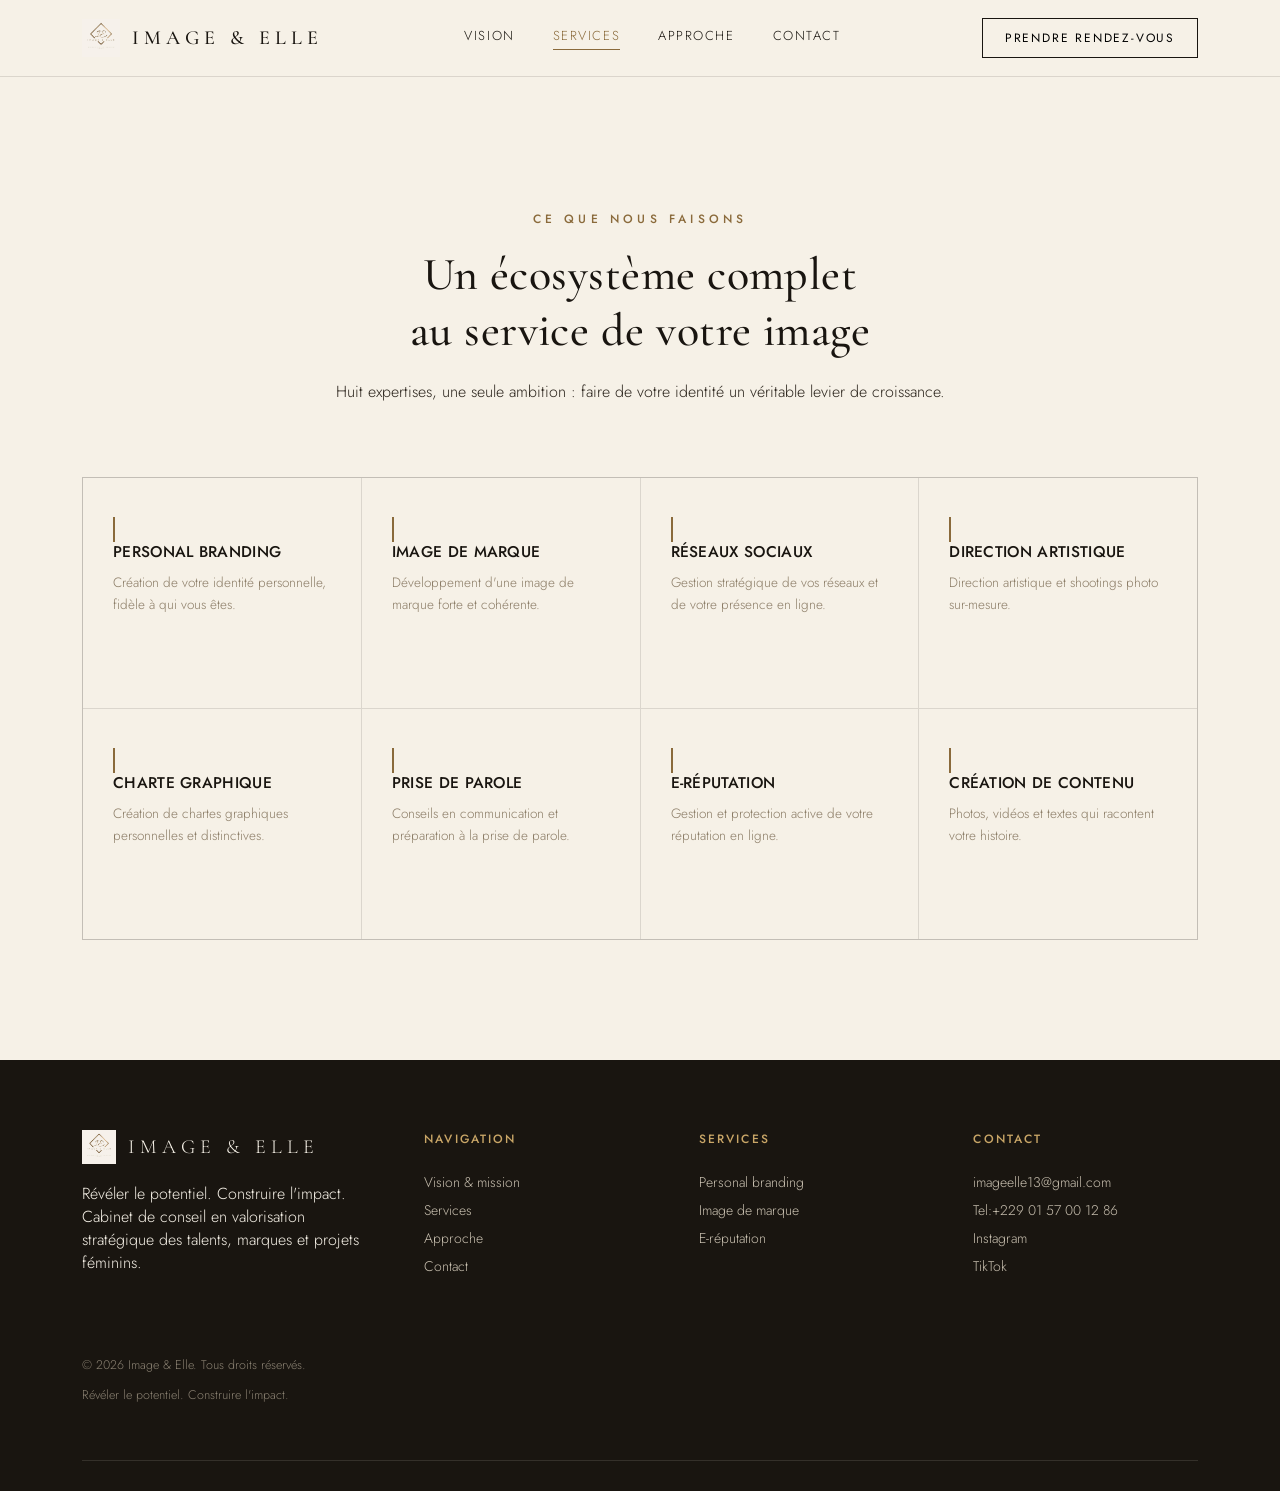
<file: services.html>
<!DOCTYPE html>
<html lang="fr">
<head>
<meta charset="UTF-8">
<meta name="viewport" content="width=device-width, initial-scale=1.0">
<title>IMAGE &amp; ELLE</title>
<link rel="preconnect" href="https://fonts.googleapis.com">
<link href="https://fonts.googleapis.com/css2?family=Cormorant+Garamond:ital,wght@0,300;0,400;0,500;0,600;1,400&family=Jost:wght@300;400;500;600&display=swap" rel="stylesheet">
<style>
  :root{
    --cream:#F6F1E7;
    --cream-2:#EFE8D9;
    --ink:#191510;
    --ink-soft:#2b241c;
    --gold-1:#C9A667;
    --gold-2:#8A6A3B;
    --gold-soft:#B99A63;
    --taupe:#8b7c66;
    --white:#FFFDF9;
    --line: rgba(25,21,16,0.12);
  }
  *{margin:0;padding:0;box-sizing:border-box;}
  html{scroll-behavior:smooth;}
  body{
    background:var(--cream);
    color:var(--ink);
    font-family:'Jost', sans-serif;
    font-weight:300;
    overflow-x:hidden;
  }
  h1,h2,h3,.serif{
    font-family:'Cormorant Garamond', serif;
    font-weight:500;
    letter-spacing:0.01em;
  }
  .eyebrow{
    font-family:'Jost',sans-serif;
    font-size:12px;
    letter-spacing:0.35em;
    text-transform:uppercase;
    color:var(--gold-2);
    font-weight:500;
  }
  a{color:inherit;text-decoration:none;}
  img{max-width:100%;display:block;}
  .wrap{max-width:1180px;margin:0 auto;padding:0 32px;}

  /* Diamond motif — the signature element echoing the IE monogram frame */
  .diamond{
    width:14px;height:14px;
    background:linear-gradient(135deg,var(--gold-1),var(--gold-2));
    transform:rotate(45deg);
    flex-shrink:0;
  }
  .diamond-outline{
    width:20px;height:20px;
    border:1.4px solid var(--gold-2);
    transform:rotate(45deg);
    flex-shrink:0;
  }

  /* NAV */
  header{
    position:fixed; top:0; left:0; right:0; z-index:100;
    background:rgba(246,241,231,0.85);
    backdrop-filter:blur(10px);
    border-bottom:1px solid var(--line);
  }
  nav{
    display:flex; align-items:center; justify-content:space-between;
    padding:18px 32px; max-width:1180px; margin:0 auto;
  }
  .brand{
    display:flex; align-items:center; gap:12px;
    font-family:'Cormorant Garamond',serif;
    font-size:20px; letter-spacing:0.25em; font-weight:500;
  }
  .brand img{height:38px;width:auto;}
  .nav-links{display:flex; gap:38px; font-size:13px; letter-spacing:0.12em; text-transform:uppercase;}
  .nav-links a{position:relative; padding-bottom:4px; transition:color .3s;}
  .nav-links a:hover{color:var(--gold-2);}
  .nav-cta{
    border:1px solid var(--ink); padding:10px 22px; font-size:12px;
    letter-spacing:0.15em; text-transform:uppercase; transition:all .35s;
  }
  .nav-cta:hover{background:var(--ink); color:var(--cream);}
  .menu-toggle{display:none; flex-direction:column; gap:5px; cursor:pointer; background:none; border:none;}
  .menu-toggle span{width:22px;height:1.5px;background:var(--ink);}

  /* HERO */
  .hero{
    min-height:100svh;
    display:flex; align-items:center; position:relative;
    padding:140px 0 80px;
    overflow:hidden;
  }
  .hero-diamond-bg{
    position:absolute; right:-160px; top:50%; transform:translateY(-50%) rotate(45deg);
    width:560px; height:560px;
    border:1.4px solid rgba(138,106,59,0.28);
    z-index:0;
  }
  .hero-diamond-bg::before{
    content:''; position:absolute; inset:40px;
    border:1.4px solid rgba(138,106,59,0.18);
  }
  .hero-inner{
    position:relative; z-index:2;
    display:grid; grid-template-columns:1.1fr 0.9fr; gap:60px; align-items:center;
  }
  .hero-eyebrow{display:flex; align-items:center; gap:14px; margin-bottom:26px;}
  .hero-eyebrow .rule{width:40px; height:1px; background:var(--gold-2);}
  .hero h1{
    font-size:clamp(40px, 5.4vw, 74px);
    line-height:1.08;
    font-weight:500;
    max-width:640px;
  }
  .hero h1 em{
    font-style:italic;
    background:linear-gradient(100deg,var(--gold-1),var(--gold-2));
    -webkit-background-clip:text; background-clip:text; color:transparent;
  }
  .hero p{
    margin-top:28px; font-size:17px; line-height:1.75; color:var(--ink-soft);
    max-width:480px; font-weight:300;
  }
  .hero-actions{display:flex; align-items:center; gap:28px; margin-top:42px;}
  .btn-primary{
    background:var(--ink); color:var(--cream);
    padding:16px 34px; font-size:12px; letter-spacing:0.18em; text-transform:uppercase;
    display:inline-flex; align-items:center; gap:10px;
    transition:all .4s ease;
  }
  .btn-primary:hover{background:var(--gold-2); color:var(--white); letter-spacing:0.24em;}
  .btn-ghost{
    font-size:12px; letter-spacing:0.15em; text-transform:uppercase;
    border-bottom:1px solid var(--ink); padding-bottom:4px; transition:.3s;
  }
  .btn-ghost:hover{border-color:var(--gold-2); color:var(--gold-2);}
  .hero-frame{
    position:relative;
  }
  .hero-frame .diamond-frame{
    position:absolute; inset:-18px;
    border:1.4px solid var(--gold-2);
    z-index:0;
  }
  .hero-frame img{
    position:relative; z-index:1;
    filter:grayscale(15%) contrast(1.02);
    aspect-ratio:4/5; object-fit:cover;
  }
  .hero-frame-tag{
    position:absolute; bottom:-22px; left:-22px; z-index:2;
    background:var(--white); padding:16px 22px;
    border:1px solid var(--line);
    font-family:'Cormorant Garamond',serif; font-size:15px; font-style:italic;
    display:flex; align-items:center; gap:10px;
  }

  section{padding:120px 0; position:relative;}
  .divider-row{display:flex; align-items:center; gap:16px; margin-bottom:22px;}
  .divider-line{flex:1; height:1px; background:var(--line);}

  /* ABOUT */
  .about{background:var(--cream-2);}
  .about-inner{display:grid; grid-template-columns:0.85fr 1.15fr; gap:80px; align-items:flex-start;}
  .about-img{position:relative;}
  .about-img img{aspect-ratio:3/4; object-fit:cover; filter:grayscale(10%);}
  .about-img::after{
    content:''; position:absolute; top:-24px; right:-24px;
    width:120px;height:120px; border:1.4px solid var(--gold-2);
    transform:rotate(45deg); z-index:-1;
  }
  .about-text h2{font-size:clamp(30px,3.4vw,42px); line-height:1.2; margin-bottom:28px;}
  .about-text p{font-size:16px; line-height:1.85; color:var(--ink-soft); margin-bottom:20px; max-width:560px;}
  .vm-grid{display:grid; grid-template-columns:1fr 1fr; gap:28px; margin-top:44px;}
  .vm-card{
    background:var(--white); padding:32px 30px; border:1px solid var(--line);
  }
  .vm-card .diamond{margin-bottom:16px;}
  .vm-card h3{font-size:22px; margin-bottom:12px; font-style:italic;}
  .vm-card p{font-size:14.5px; line-height:1.7; color:var(--ink-soft); font-weight:300;}

  /* SERVICES */
  .services-head{text-align:center; max-width:640px; margin:0 auto 70px;}
  .services-head h2{font-size:clamp(32px,3.6vw,46px); margin-top:18px;}
  .services-head p{margin-top:20px; color:var(--ink-soft); font-size:16px; line-height:1.8;}
  .services-grid{
    display:grid; grid-template-columns:repeat(4,1fr); gap:1px;
    background:var(--line); border:1px solid var(--line);
  }
  .service-card{
    background:var(--cream); padding:40px 30px; min-height:230px;
    display:flex; flex-direction:column; justify-content:space-between;
    transition:background .4s ease;
  }
  .service-card:hover{background:var(--white);}
  .service-card .diamond-outline{margin-bottom:20px;}
  .service-card h3{
    font-family:'Jost',sans-serif; font-weight:500; font-size:15.5px;
    letter-spacing:0.02em; line-height:1.4; text-transform:uppercase; margin-bottom:10px;
  }
  .service-card p{font-size:13.5px; color:var(--taupe); line-height:1.6;}

  /* APPROACH / dark */
  .approach{
    background:var(--ink); color:var(--cream);
  }
  .approach .wrap{
    display:grid; grid-template-columns:1fr 1fr; gap:80px; align-items:center;
  }
  .approach-img{position:relative;}
  .approach-img img{aspect-ratio:4/5; object-fit:cover; filter:grayscale(30%) brightness(0.95);}
  .approach-img .diamond-frame{
    position:absolute; inset:-18px; border:1.4px solid var(--gold-1); z-index:-1;
  }
  .approach-text .eyebrow{color:var(--gold-1);}
  .approach-text h2{
    font-size:clamp(30px,3.4vw,44px); line-height:1.2; margin:18px 0 30px; color:var(--cream);
  }
  .approach-text h2 em{
    font-style:italic; color:var(--gold-1);
  }
  .approach-list{margin-top:36px; display:flex; flex-direction:column; gap:22px;}
  .approach-item{display:flex; gap:18px; align-items:flex-start;}
  .approach-item .diamond{margin-top:6px;}
  .approach-item h4{font-family:'Jost'; font-weight:500; font-size:15px; letter-spacing:0.03em; margin-bottom:6px; text-transform:uppercase;}
  .approach-item p{font-size:14px; color:#c9c0b0; line-height:1.7; font-weight:300;}

  /* AUDIENCE */
  .audience{text-align:center;}
  .audience-head{max-width:600px; margin:0 auto 56px;}
  .audience-head h2{font-size:clamp(30px,3.4vw,44px); margin-top:18px;}
  .audience-tags{
    display:flex; flex-wrap:wrap; justify-content:center; gap:16px; max-width:820px; margin:0 auto;
  }
  .audience-tag{
    border:1px solid var(--line); padding:16px 30px;
    font-family:'Cormorant Garamond',serif; font-size:19px; font-style:italic;
    display:flex; align-items:center; gap:12px; background:var(--white);
  }

  /* CTA */
  .cta{
    background:linear-gradient(135deg, var(--gold-1), var(--gold-2));
    color:var(--white); text-align:center; padding:110px 0;
  }
  .cta .diamond-outline{border-color:rgba(255,255,255,0.6); margin:0 auto 30px;}
  .cta h2{font-size:clamp(32px,4.2vw,54px); color:var(--white); line-height:1.15; max-width:760px; margin:0 auto;}
  .cta p{margin-top:22px; font-size:16px; opacity:0.92; max-width:520px; margin-left:auto; margin-right:auto;}
  .cta-actions{margin-top:42px; display:flex; justify-content:center; gap:24px; flex-wrap:wrap;}
  .cta .btn-primary{background:var(--ink); color:var(--cream);}
  .cta .btn-primary:hover{background:var(--white); color:var(--ink);}
  .cta .btn-ghost{border-color:rgba(255,255,255,0.7); color:var(--white);}

  /* FOOTER */
  footer{background:var(--ink); color:var(--cream); padding:70px 0 30px;}
  .footer-top{
    display:grid; grid-template-columns:1.3fr 1fr 1fr 1fr; gap:50px;
    padding-bottom:56px; border-bottom:1px solid rgba(246,241,231,0.12);
  }
  .footer-brand{display:flex; align-items:center; gap:12px; font-family:'Cormorant Garamond',serif; font-size:20px; letter-spacing:0.25em; margin-bottom:18px;}
  .footer-brand img{height:34px;}
  .footer-col h4{font-size:12px; letter-spacing:0.18em; text-transform:uppercase; color:var(--gold-1); margin-bottom:20px; font-weight:500;}
  .footer-col p, .footer-col a{font-size:14px; color:#c9c0b0; line-height:2; font-weight:300; display:block;}
  .footer-col a:hover{color:var(--gold-1);}
  .footer-bottom{
    display:flex; justify-content:space-between; align-items:center; padding-top:26px;
    font-size:12.5px; color:#8a8172; flex-wrap:wrap; gap:12px;
  }

  /* RESPONSIVE */
  @media (max-width: 900px){
    .nav-links{
      display:flex;
      gap:18px;
      overflow-x:auto;
      font-size:11px;
    }
    .menu-toggle{display:none;}
    .hero-inner{grid-template-columns:1fr;}
    .hero-frame{order:-1; max-width:340px; margin:0 auto 20px;}
    .about-inner{grid-template-columns:1fr; gap:50px;}
    .vm-grid{grid-template-columns:1fr;}
    .services-grid{grid-template-columns:repeat(2,1fr);}
    .approach .wrap{grid-template-columns:1fr; gap:50px;}
    .approach-img{max-width:320px; margin:0 auto;}
    .footer-top{grid-template-columns:1fr 1fr; gap:36px;}
  }
  @media (max-width: 560px){
    .services-grid{grid-template-columns:1fr;}
    .hero-diamond-bg{display:none;}
    .footer-top{grid-template-columns:1fr;}
    .hero{padding-top:120px;}
    section{padding:80px 0;}
    .nav-links{ font-size:10.5px; gap:14px; }
    nav{ padding:14px 20px; }
  }

  @media (prefers-reduced-motion: reduce){
    html{scroll-behavior:auto;}
    *{transition:none !important;}
  }

  :focus-visible{outline:2px solid var(--gold-2); outline-offset:3px;}

.active-link{ color:var(--gold-2); border-bottom:1px solid var(--gold-2); padding-bottom:4px; }
.page-header{ padding:170px 0 60px; text-align:center; }
.page-header .eyebrow{ display:block; margin-bottom:16px; }
.page-header h1{ font-size:clamp(34px,4.4vw,54px); }
</style>
<link rel="icon" type="image/png" href="[data-uri]">
<link rel="stylesheet" href="booking.css">
</head>
<body>

<header>
  <nav>
    <a href="index.html" class="brand"><img src="[data-uri]" alt="Image & Elle"> IMAGE&nbsp;&amp;&nbsp;ELLE</a>
    <div class="nav-links">
      <a href="vision.html">Vision</a>
      <a href="services.html" class="active-link">Services</a>
      <a href="approche.html">Approche</a>
      <a href="contact.html">Contact</a>
    </div>
    <button type="button" class="nav-cta" onclick="openBookingModal()">Prendre rendez-vous</button>
  </nav>
</header>

<div style="height:90px;"></div>
<section class="services" id="services">
  <div class="wrap">
    <div class="services-head">
      <div class="eyebrow">Ce que nous faisons</div>
      <h2>Un écosystème complet<br>au service de votre image</h2>
      <p>Huit expertises, une seule ambition : faire de votre identité un véritable levier de croissance.</p>
    </div>
    <div class="services-grid">
      <div class="service-card"><div><span class="diamond-outline"></span><h3>Personal branding</h3><p>Création de votre identité personnelle, fidèle à qui vous êtes.</p></div></div>
      <div class="service-card"><div><span class="diamond-outline"></span><h3>Image de marque</h3><p>Développement d'une image de marque forte et cohérente.</p></div></div>
      <div class="service-card"><div><span class="diamond-outline"></span><h3>Réseaux sociaux</h3><p>Gestion stratégique de vos réseaux et de votre présence en ligne.</p></div></div>
      <div class="service-card"><div><span class="diamond-outline"></span><h3>Direction artistique</h3><p>Direction artistique et shootings photo sur-mesure.</p></div></div>
      <div class="service-card"><div><span class="diamond-outline"></span><h3>Charte graphique</h3><p>Création de chartes graphiques personnelles et distinctives.</p></div></div>
      <div class="service-card"><div><span class="diamond-outline"></span><h3>Prise de parole</h3><p>Conseils en communication et préparation à la prise de parole.</p></div></div>
      <div class="service-card"><div><span class="diamond-outline"></span><h3>E-réputation</h3><p>Gestion et protection active de votre réputation en ligne.</p></div></div>
      <div class="service-card"><div><span class="diamond-outline"></span><h3>Création de contenu</h3><p>Photos, vidéos et textes qui racontent votre histoire.</p></div></div>
    </div>
  </div>
</section>

<footer>
  <div class="wrap">
    <div class="footer-top">
      <div>
        <div class="footer-brand"><img src="[data-uri]" alt="Image & Elle"> IMAGE&nbsp;&amp;&nbsp;ELLE</div>
        <p style="max-width:280px;">Révéler le potentiel. Construire l'impact.<br>Cabinet de conseil en valorisation stratégique des talents, marques et projets féminins.</p>
      </div>
      <div class="footer-col">
        <h4>Navigation</h4>
        <a href="vision.html">Vision &amp; mission</a>
        <a href="services.html">Services</a>
        <a href="approche.html">Approche</a>
        <a href="contact.html">Contact</a>
      </div>
      <div class="footer-col">
        <h4>Services</h4>
        <a href="services.html">Personal branding</a>
        <a href="services.html">Image de marque</a>
        <a href="services.html">E-réputation</a>
      </div>
      <div class="footer-col">
        <h4>Contact</h4>
        <!-- ATTENTION : recolle ici tes vrais liens (mail, tel, Instagram, TikTok) que tu avais déjà mis en place -->
        <a href="mailto:imageelle13@gmail.com">imageelle13@gmail.com</a>
        <a href="Tel:+229 01 57 00 12 86">Tel:+229 01 57 00 12 86</a>
        <a href="https://www.instagram.com/imageelle.agency" target="_blank" rel="noopener">Instagram</a>
        <a href="https://www.tiktok.com/@image_elle" target="_blank" rel="noopener">TikTok</a>
    </div>
    <div class="footer-bottom">
      <span>© 2026 Image &amp; Elle. Tous droits réservés.</span>
      <span>Révéler le potentiel. Construire l'impact.</span>
    </div>
  </div>
</footer>

<script>
  // mobile nav toggle (placeholder for future multi-page expansion)
  const toggle = document.querySelector('.menu-toggle');
  if(toggle){
    toggle.addEventListener('click', ()=>{
      document.querySelector('.nav-links').classList.toggle('open');
    });
  }
</script>


<div class="booking-overlay" id="booking-modal-overlay" aria-hidden="true">
  <div class="booking-modal" role="dialog" aria-modal="true" aria-labelledby="booking-modal-title">
    <button type="button" class="booking-close" onclick="closeBookingModal()" aria-label="Fermer">&times;</button>
    <div class="booking-modal-head">
      <span class="diamond-outline" style="margin:0 auto 14px;"></span>
      <h3 id="booking-modal-title">Prendre rendez-vous</h3>
      <p>Remplissez ce formulaire, nous revenons vers vous rapidement.</p>
    </div>
    <form id="booking-form">
      <input type="hidden" name="access_key" value="989038ed-c244-47f4-abe5-995b53d123b6">
      <input type="hidden" name="subject" value="Nouvelle demande de rendez-vous - Image & Elle">
      <input type="hidden" name="from_name" value="Site Image & Elle">
      <div class="booking-row">
        <div class="booking-field">
          <label>Nom</label>
          <input type="text" name="nom" required>
        </div>
        <div class="booking-field">
          <label>Prénom</label>
          <input type="text" name="prenom" required>
        </div>
      </div>
      <div class="booking-field">
        <label>Votre e-mail</label>
        <input type="email" name="email" required>
      </div>
      <div class="booking-field">
        <label>Numéro de téléphone</label>
        <input type="tel" name="telephone" required>
      </div>
      <div class="booking-field">
        <label>Raison du rendez-vous</label>
        <textarea name="raison" rows="4" required></textarea>
      </div>
      <button type="submit" class="btn-primary booking-submit">Envoyer →</button>
      <p class="booking-status" id="booking-status"></p>
    </form>
  </div>
</div>

<script src="booking.js" defer></script>
</body>
</html>
</file>
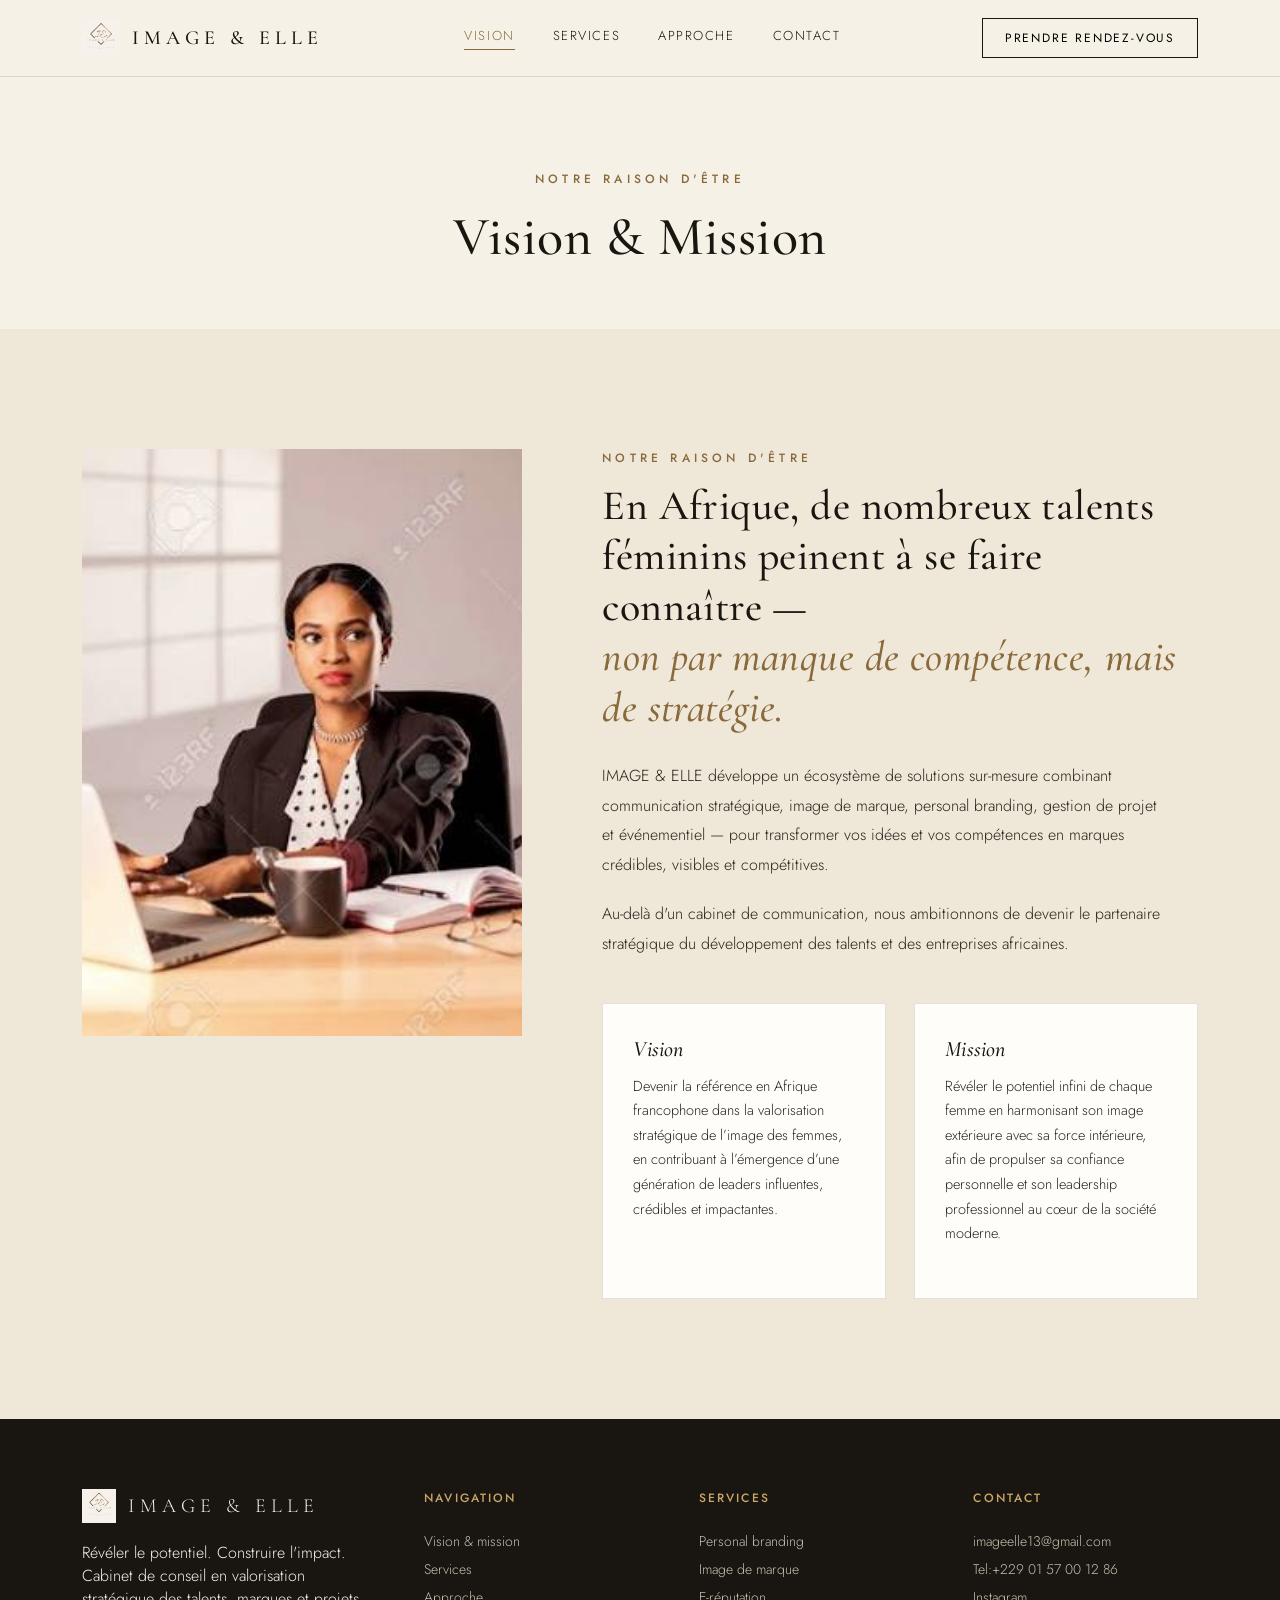
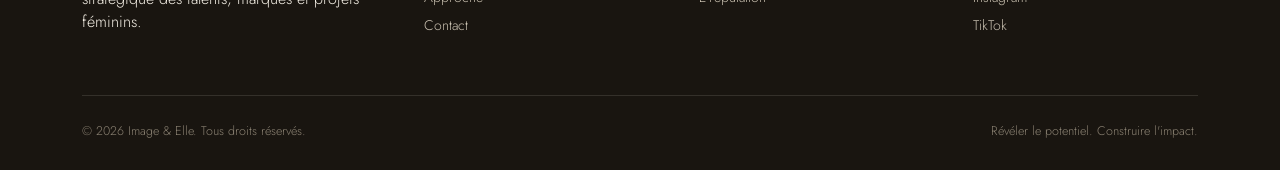
<file: vision.html>
<!DOCTYPE html>
<html lang="fr">
<head>
<meta charset="UTF-8">
<meta name="viewport" content="width=device-width, initial-scale=1.0">
<title>IMAGE &amp; ELLE</title>
<link rel="preconnect" href="https://fonts.googleapis.com">
<link href="https://fonts.googleapis.com/css2?family=Cormorant+Garamond:ital,wght@0,300;0,400;0,500;0,600;1,400&family=Jost:wght@300;400;500;600&display=swap" rel="stylesheet">
<style>
  :root{
    --cream:#F6F1E7;
    --cream-2:#EFE8D9;
    --ink:#191510;
    --ink-soft:#2b241c;
    --gold-1:#C9A667;
    --gold-2:#8A6A3B;
    --gold-soft:#B99A63;
    --taupe:#8b7c66;
    --white:#FFFDF9;
    --line: rgba(25,21,16,0.12);
  }
  *{margin:0;padding:0;box-sizing:border-box;}
  html{scroll-behavior:smooth;}
  body{
    background:var(--cream);
    color:var(--ink);
    font-family:'Jost', sans-serif;
    font-weight:300;
    overflow-x:hidden;
  }
  h1,h2,h3,.serif{
    font-family:'Cormorant Garamond', serif;
    font-weight:500;
    letter-spacing:0.01em;
  }
  .eyebrow{
    font-family:'Jost',sans-serif;
    font-size:12px;
    letter-spacing:0.35em;
    text-transform:uppercase;
    color:var(--gold-2);
    font-weight:500;
  }
  a{color:inherit;text-decoration:none;}
  img{max-width:100%;display:block;}
  .wrap{max-width:1180px;margin:0 auto;padding:0 32px;}

  /* Diamond motif — the signature element echoing the IE monogram frame */
  .diamond{
    width:14px;height:14px;
    background:linear-gradient(135deg,var(--gold-1),var(--gold-2));
    transform:rotate(45deg);
    flex-shrink:0;
  }
  .diamond-outline{
    width:20px;height:20px;
    border:1.4px solid var(--gold-2);
    transform:rotate(45deg);
    flex-shrink:0;
  }

  /* NAV */
  header{
    position:fixed; top:0; left:0; right:0; z-index:100;
    background:rgba(246,241,231,0.85);
    backdrop-filter:blur(10px);
    border-bottom:1px solid var(--line);
  }
  nav{
    display:flex; align-items:center; justify-content:space-between;
    padding:18px 32px; max-width:1180px; margin:0 auto;
  }
  .brand{
    display:flex; align-items:center; gap:12px;
    font-family:'Cormorant Garamond',serif;
    font-size:20px; letter-spacing:0.25em; font-weight:500;
  }
  .brand img{height:38px;width:auto;}
  .nav-links{display:flex; gap:38px; font-size:13px; letter-spacing:0.12em; text-transform:uppercase;}
  .nav-links a{position:relative; padding-bottom:4px; transition:color .3s;}
  .nav-links a:hover{color:var(--gold-2);}
  .nav-cta{
    border:1px solid var(--ink); padding:10px 22px; font-size:12px;
    letter-spacing:0.15em; text-transform:uppercase; transition:all .35s;
  }
  .nav-cta:hover{background:var(--ink); color:var(--cream);}
  .menu-toggle{display:none; flex-direction:column; gap:5px; cursor:pointer; background:none; border:none;}
  .menu-toggle span{width:22px;height:1.5px;background:var(--ink);}

  /* HERO */
  .hero{
    min-height:100svh;
    display:flex; align-items:center; position:relative;
    padding:140px 0 80px;
    overflow:hidden;
  }
  .hero-diamond-bg{
    position:absolute; right:-160px; top:50%; transform:translateY(-50%) rotate(45deg);
    width:560px; height:560px;
    border:1.4px solid rgba(138,106,59,0.28);
    z-index:0;
  }
  .hero-diamond-bg::before{
    content:''; position:absolute; inset:40px;
    border:1.4px solid rgba(138,106,59,0.18);
  }
  .hero-inner{
    position:relative; z-index:2;
    display:grid; grid-template-columns:1.1fr 0.9fr; gap:60px; align-items:center;
  }
  .hero-eyebrow{display:flex; align-items:center; gap:14px; margin-bottom:26px;}
  .hero-eyebrow .rule{width:40px; height:1px; background:var(--gold-2);}
  .hero h1{
    font-size:clamp(40px, 5.4vw, 74px);
    line-height:1.08;
    font-weight:500;
    max-width:640px;
  }
  .hero h1 em{
    font-style:italic;
    background:linear-gradient(100deg,var(--gold-1),var(--gold-2));
    -webkit-background-clip:text; background-clip:text; color:transparent;
  }
  .hero p{
    margin-top:28px; font-size:17px; line-height:1.75; color:var(--ink-soft);
    max-width:480px; font-weight:300;
  }
  .hero-actions{display:flex; align-items:center; gap:28px; margin-top:42px;}
  .btn-primary{
    background:var(--ink); color:var(--cream);
    padding:16px 34px; font-size:12px; letter-spacing:0.18em; text-transform:uppercase;
    display:inline-flex; align-items:center; gap:10px;
    transition:all .4s ease;
  }
  .btn-primary:hover{background:var(--gold-2); color:var(--white); letter-spacing:0.24em;}
  .btn-ghost{
    font-size:12px; letter-spacing:0.15em; text-transform:uppercase;
    border-bottom:1px solid var(--ink); padding-bottom:4px; transition:.3s;
  }
  .btn-ghost:hover{border-color:var(--gold-2); color:var(--gold-2);}
  .hero-frame{
    position:relative;
  }
  .hero-frame .diamond-frame{
    position:absolute; inset:-18px;
    border:1.4px solid var(--gold-2);
    z-index:0;
  }
  .hero-frame img{
    position:relative; z-index:1;
    filter:grayscale(15%) contrast(1.02);
    aspect-ratio:4/5; object-fit:cover;
  }
  .hero-frame-tag{
    position:absolute; bottom:-22px; left:-22px; z-index:2;
    background:var(--white); padding:16px 22px;
    border:1px solid var(--line);
    font-family:'Cormorant Garamond',serif; font-size:15px; font-style:italic;
    display:flex; align-items:center; gap:10px;
  }

  section{padding:120px 0; position:relative;}
  .divider-row{display:flex; align-items:center; gap:16px; margin-bottom:22px;}
  .divider-line{flex:1; height:1px; background:var(--line);}

  /* ABOUT */
  .about{background:var(--cream-2);}
  .about-inner{display:grid; grid-template-columns:0.85fr 1.15fr; gap:80px; align-items:flex-start;}
  .about-img{position:relative;}
  .about-img img{aspect-ratio:3/4; object-fit:cover; filter:grayscale(10%);}
  .about-img::after{
    content:''; position:absolute; top:-24px; right:-24px;
    width:120px;height:120px; border:1.4px solid var(--gold-2);
    transform:rotate(45deg); z-index:-1;
  }
  .about-text h2{font-size:clamp(30px,3.4vw,42px); line-height:1.2; margin-bottom:28px;}
  .about-text p{font-size:16px; line-height:1.85; color:var(--ink-soft); margin-bottom:20px; max-width:560px;}
  .vm-grid{display:grid; grid-template-columns:1fr 1fr; gap:28px; margin-top:44px;}
  .vm-card{
    background:var(--white); padding:32px 30px; border:1px solid var(--line);
  }
  .vm-card .diamond{margin-bottom:16px;}
  .vm-card h3{font-size:22px; margin-bottom:12px; font-style:italic;}
  .vm-card p{font-size:14.5px; line-height:1.7; color:var(--ink-soft); font-weight:300;}

  /* SERVICES */
  .services-head{text-align:center; max-width:640px; margin:0 auto 70px;}
  .services-head h2{font-size:clamp(32px,3.6vw,46px); margin-top:18px;}
  .services-head p{margin-top:20px; color:var(--ink-soft); font-size:16px; line-height:1.8;}
  .services-grid{
    display:grid; grid-template-columns:repeat(4,1fr); gap:1px;
    background:var(--line); border:1px solid var(--line);
  }
  .service-card{
    background:var(--cream); padding:40px 30px; min-height:230px;
    display:flex; flex-direction:column; justify-content:space-between;
    transition:background .4s ease;
  }
  .service-card:hover{background:var(--white);}
  .service-card .diamond-outline{margin-bottom:20px;}
  .service-card h3{
    font-family:'Jost',sans-serif; font-weight:500; font-size:15.5px;
    letter-spacing:0.02em; line-height:1.4; text-transform:uppercase; margin-bottom:10px;
  }
  .service-card p{font-size:13.5px; color:var(--taupe); line-height:1.6;}

  /* APPROACH / dark */
  .approach{
    background:var(--ink); color:var(--cream);
  }
  .approach .wrap{
    display:grid; grid-template-columns:1fr 1fr; gap:80px; align-items:center;
  }
  .approach-img{position:relative;}
  .approach-img img{aspect-ratio:4/5; object-fit:cover; filter:grayscale(30%) brightness(0.95);}
  .approach-img .diamond-frame{
    position:absolute; inset:-18px; border:1.4px solid var(--gold-1); z-index:-1;
  }
  .approach-text .eyebrow{color:var(--gold-1);}
  .approach-text h2{
    font-size:clamp(30px,3.4vw,44px); line-height:1.2; margin:18px 0 30px; color:var(--cream);
  }
  .approach-text h2 em{
    font-style:italic; color:var(--gold-1);
  }
  .approach-list{margin-top:36px; display:flex; flex-direction:column; gap:22px;}
  .approach-item{display:flex; gap:18px; align-items:flex-start;}
  .approach-item .diamond{margin-top:6px;}
  .approach-item h4{font-family:'Jost'; font-weight:500; font-size:15px; letter-spacing:0.03em; margin-bottom:6px; text-transform:uppercase;}
  .approach-item p{font-size:14px; color:#c9c0b0; line-height:1.7; font-weight:300;}

  /* AUDIENCE */
  .audience{text-align:center;}
  .audience-head{max-width:600px; margin:0 auto 56px;}
  .audience-head h2{font-size:clamp(30px,3.4vw,44px); margin-top:18px;}
  .audience-tags{
    display:flex; flex-wrap:wrap; justify-content:center; gap:16px; max-width:820px; margin:0 auto;
  }
  .audience-tag{
    border:1px solid var(--line); padding:16px 30px;
    font-family:'Cormorant Garamond',serif; font-size:19px; font-style:italic;
    display:flex; align-items:center; gap:12px; background:var(--white);
  }

  /* CTA */
  .cta{
    background:linear-gradient(135deg, var(--gold-1), var(--gold-2));
    color:var(--white); text-align:center; padding:110px 0;
  }
  .cta .diamond-outline{border-color:rgba(255,255,255,0.6); margin:0 auto 30px;}
  .cta h2{font-size:clamp(32px,4.2vw,54px); color:var(--white); line-height:1.15; max-width:760px; margin:0 auto;}
  .cta p{margin-top:22px; font-size:16px; opacity:0.92; max-width:520px; margin-left:auto; margin-right:auto;}
  .cta-actions{margin-top:42px; display:flex; justify-content:center; gap:24px; flex-wrap:wrap;}
  .cta .btn-primary{background:var(--ink); color:var(--cream);}
  .cta .btn-primary:hover{background:var(--white); color:var(--ink);}
  .cta .btn-ghost{border-color:rgba(255,255,255,0.7); color:var(--white);}

  /* FOOTER */
  footer{background:var(--ink); color:var(--cream); padding:70px 0 30px;}
  .footer-top{
    display:grid; grid-template-columns:1.3fr 1fr 1fr 1fr; gap:50px;
    padding-bottom:56px; border-bottom:1px solid rgba(246,241,231,0.12);
  }
  .footer-brand{display:flex; align-items:center; gap:12px; font-family:'Cormorant Garamond',serif; font-size:20px; letter-spacing:0.25em; margin-bottom:18px;}
  .footer-brand img{height:34px;}
  .footer-col h4{font-size:12px; letter-spacing:0.18em; text-transform:uppercase; color:var(--gold-1); margin-bottom:20px; font-weight:500;}
  .footer-col p, .footer-col a{font-size:14px; color:#c9c0b0; line-height:2; font-weight:300; display:block;}
  .footer-col a:hover{color:var(--gold-1);}
  .footer-bottom{
    display:flex; justify-content:space-between; align-items:center; padding-top:26px;
    font-size:12.5px; color:#8a8172; flex-wrap:wrap; gap:12px;
  }

  /* RESPONSIVE */
  @media (max-width: 900px){
    .nav-links{
      display:flex;
      gap:18px;
      overflow-x:auto;
      font-size:11px;
    }
    .menu-toggle{display:none;}
    .hero-inner{grid-template-columns:1fr;}
    .hero-frame{order:-1; max-width:340px; margin:0 auto 20px;}
    .about-inner{grid-template-columns:1fr; gap:50px;}
    .vm-grid{grid-template-columns:1fr;}
    .services-grid{grid-template-columns:repeat(2,1fr);}
    .approach .wrap{grid-template-columns:1fr; gap:50px;}
    .approach-img{max-width:320px; margin:0 auto;}
    .footer-top{grid-template-columns:1fr 1fr; gap:36px;}
  }
  @media (max-width: 560px){
    .services-grid{grid-template-columns:1fr;}
    .hero-diamond-bg{display:none;}
    .footer-top{grid-template-columns:1fr;}
    .hero{padding-top:120px;}
    section{padding:80px 0;}
    .nav-links{ font-size:10.5px; gap:14px; }
    nav{ padding:14px 20px; }
  }

  @media (prefers-reduced-motion: reduce){
    html{scroll-behavior:auto;}
    *{transition:none !important;}
  }

  :focus-visible{outline:2px solid var(--gold-2); outline-offset:3px;}

.active-link{ color:var(--gold-2); border-bottom:1px solid var(--gold-2); padding-bottom:4px; }
.page-header{ padding:170px 0 60px; text-align:center; }
.page-header .eyebrow{ display:block; margin-bottom:16px; }
.page-header h1{ font-size:clamp(34px,4.4vw,54px); }
</style>
<link rel="icon" type="image/png" href="[data-uri]">
<link rel="stylesheet" href="booking.css">
</head>
<body>

<header>
  <nav>
    <a href="index.html" class="brand"><img src="[data-uri]" alt="Image & Elle"> IMAGE&nbsp;&amp;&nbsp;ELLE</a>
    <div class="nav-links">
      <a href="vision.html" class="active-link">Vision</a>
      <a href="services.html">Services</a>
      <a href="approche.html">Approche</a>
      <a href="contact.html">Contact</a>
    </div>
    <button type="button" class="nav-cta" onclick="openBookingModal()">Prendre rendez-vous</button>
  </nav>
</header>

<section class="page-header">
  <div class="wrap">
    <span class="eyebrow">Notre raison d'être</span>
    <h1>Vision &amp; Mission</h1>
  </div>
</section>
<section class="about" id="about">
  <div class="wrap about-inner">
    <div class="about-img">
      <img src="[data-uri]" alt="Femme entrepreneure au travail">
    </div>
    <div class="about-text">
      <div class="eyebrow">Notre raison d'être</div>
      <h2 style="margin-top:14px;">En Afrique, de nombreux talents féminins peinent à se faire connaître —<br><em style="font-style:italic;color:var(--gold-2);">non par manque de compétence, mais de stratégie.</em></h2>
      <p>IMAGE &amp; ELLE développe un écosystème de solutions sur-mesure combinant communication stratégique, image de marque, personal branding, gestion de projet et événementiel — pour transformer vos idées et vos compétences en marques crédibles, visibles et compétitives.</p>
      <p>Au-delà d'un cabinet de communication, nous ambitionnons de devenir le partenaire stratégique du développement des talents et des entreprises africaines.</p>

      <div class="vm-grid">
        <div class="vm-card">
          <span class="diamond"></span>
          <h3>Vision</h3>
          <p>Devenir la référence en Afrique francophone dans la valorisation stratégique de l’image des femmes, en contribuant à l’émergence d’une génération de leaders influentes, crédibles et impactantes.</p>
        </div>
        <div class="vm-card">
          <span class="diamond"></span>
          <h3>Mission</h3>
          <p>Révéler le potentiel infini de chaque femme en harmonisant son image extérieure avec sa force intérieure, afin de propulser sa confiance personnelle et son leadership professionnel au cœur de la société moderne.</p>
        </div>
      </div>
    </div>
  </div>
</section>

<footer>
  <div class="wrap">
    <div class="footer-top">
      <div>
        <div class="footer-brand"><img src="[data-uri]" alt="Image & Elle"> IMAGE&nbsp;&amp;&nbsp;ELLE</div>
        <p style="max-width:280px;">Révéler le potentiel. Construire l'impact.<br>Cabinet de conseil en valorisation stratégique des talents, marques et projets féminins.</p>
      </div>
      <div class="footer-col">
        <h4>Navigation</h4>
        <a href="vision.html">Vision &amp; mission</a>
        <a href="services.html">Services</a>
        <a href="approche.html">Approche</a>
        <a href="contact.html">Contact</a>
      </div>
      <div class="footer-col">
        <h4>Services</h4>
        <a href="services.html">Personal branding</a>
        <a href="services.html">Image de marque</a>
        <a href="services.html">E-réputation</a>
      </div>
      <div class="footer-col">
        <h4>Contact</h4>
        <!-- ATTENTION : recolle ici tes vrais liens (mail, tel, Instagram, TikTok) que tu avais déjà mis en place -->
        <a href="mailto:imageelle13@gmail.com">imageelle13@gmail.com</a>
        <a href="Tel:+229 01 57 00 12 86">Tel:+229 01 57 00 12 86</a>
        <a href="https://www.instagram.com/imageelle.agency" target="_blank" rel="noopener">Instagram</a>
        <a href="https://www.tiktok.com/@image_elle" target="_blank" rel="noopener">TikTok</a>
      </div>
    </div>
    <div class="footer-bottom">
      <span>© 2026 Image &amp; Elle. Tous droits réservés.</span>
      <span>Révéler le potentiel. Construire l'impact.</span>
    </div>
  </div>
</footer>

<script>
  // mobile nav toggle (placeholder for future multi-page expansion)
  const toggle = document.querySelector('.menu-toggle');
  if(toggle){
    toggle.addEventListener('click', ()=>{
      document.querySelector('.nav-links').classList.toggle('open');
    });
  }
</script>


<div class="booking-overlay" id="booking-modal-overlay" aria-hidden="true">
  <div class="booking-modal" role="dialog" aria-modal="true" aria-labelledby="booking-modal-title">
    <button type="button" class="booking-close" onclick="closeBookingModal()" aria-label="Fermer">&times;</button>
    <div class="booking-modal-head">
      <span class="diamond-outline" style="margin:0 auto 14px;"></span>
      <h3 id="booking-modal-title">Prendre rendez-vous</h3>
      <p>Remplissez ce formulaire, nous revenons vers vous rapidement.</p>
    </div>
    <form id="booking-form">
      <input type="hidden" name="access_key" value="989038ed-c244-47f4-abe5-995b53d123b6">
      <input type="hidden" name="subject" value="Nouvelle demande de rendez-vous - Image & Elle">
      <input type="hidden" name="from_name" value="Site Image & Elle">
      <div class="booking-row">
        <div class="booking-field">
          <label>Nom</label>
          <input type="text" name="nom" required>
        </div>
        <div class="booking-field">
          <label>Prénom</label>
          <input type="text" name="prenom" required>
        </div>
      </div>
      <div class="booking-field">
        <label>Votre e-mail</label>
        <input type="email" name="email" required>
      </div>
      <div class="booking-field">
        <label>Numéro de téléphone</label>
        <input type="tel" name="telephone" required>
      </div>
      <div class="booking-field">
        <label>Raison du rendez-vous</label>
        <textarea name="raison" rows="4" required></textarea>
      </div>
      <button type="submit" class="btn-primary booking-submit">Envoyer →</button>
      <p class="booking-status" id="booking-status"></p>
    </form>
  </div>
</div>

<script src="booking.js" defer></script>
</body>
</html>
</file>
<file: booking.css>
/* ===== BOOKING MODAL — Image & Elle ===== */
button.nav-cta{
  font-family:'Jost', sans-serif;
  background:none;
  appearance:none;
  -webkit-appearance:none;
  cursor:pointer;
}

.booking-overlay{
  position:fixed; inset:0; z-index:1000;
  background:rgba(25,21,16,0.65);
  backdrop-filter:blur(4px);
  display:flex; align-items:center; justify-content:center;
  padding:24px;
  opacity:0; visibility:hidden;
  transition:opacity .3s ease, visibility .3s ease;
}
.booking-overlay.open{ opacity:1; visibility:visible; }

.booking-modal{
  background:#FFFDF9;
  max-width:520px; width:100%;
  max-height:90vh; overflow-y:auto;
  padding:44px 40px 36px;
  position:relative;
  border:1px solid rgba(25,21,16,0.12);
  transform:translateY(16px);
  transition:transform .35s ease;
}
.booking-overlay.open .booking-modal{ transform:translateY(0); }

.booking-close{
  position:absolute; top:18px; right:18px;
  width:34px; height:34px;
  background:none; border:1px solid rgba(25,21,16,0.15);
  font-size:20px; line-height:1; color:#191510;
  cursor:pointer; font-family:'Jost',sans-serif;
  display:flex; align-items:center; justify-content:center;
  transition:all .3s;
}
.booking-close:hover{ background:#191510; color:#F6F1E7; border-color:#191510; }

.booking-modal-head{ text-align:center; margin-bottom:32px; }
.booking-modal-head h3{
  font-family:'Cormorant Garamond', serif; font-weight:500;
  font-size:30px; color:#191510; margin:4px 0 10px;
}
.booking-modal-head p{
  font-family:'Jost', sans-serif; font-weight:300; font-size:14px;
  color:#8b7c66; line-height:1.6;
}

#booking-form{ display:flex; flex-direction:column; gap:20px; }
.booking-row{ display:grid; grid-template-columns:1fr 1fr; gap:20px; }

.booking-field{ display:flex; flex-direction:column; gap:8px; }
.booking-field label{
  font-family:'Jost', sans-serif; font-size:11px; letter-spacing:0.14em;
  text-transform:uppercase; color:#8A6A3B; font-weight:500;
}
.booking-field input, .booking-field textarea{
  font-family:'Jost', sans-serif; font-size:15px; font-weight:300;
  color:#191510; background:transparent;
  border:none; border-bottom:1px solid rgba(25,21,16,0.2);
  padding:8px 2px; outline:none;
  transition:border-color .3s;
  resize:vertical;
}
.booking-field input:focus, .booking-field textarea:focus{
  border-bottom-color:#8A6A3B;
}
.booking-field textarea{ font-family:'Jost',sans-serif; }

.booking-submit{
  margin-top:8px; border:none; cursor:pointer;
  width:100%; justify-content:center;
  font-family:'Jost', sans-serif;
}
.booking-submit:disabled{ opacity:0.6; cursor:not-allowed; }

.booking-status{
  text-align:center; font-size:13.5px; font-family:'Jost',sans-serif;
  min-height:18px; margin:0;
}
.booking-status.success{ color:#4a7a4a; }
.booking-status.error{ color:#a94442; }

@media (max-width:560px){
  .booking-modal{ padding:36px 24px 28px; }
  .booking-row{ grid-template-columns:1fr; gap:16px; }
}
</file>
